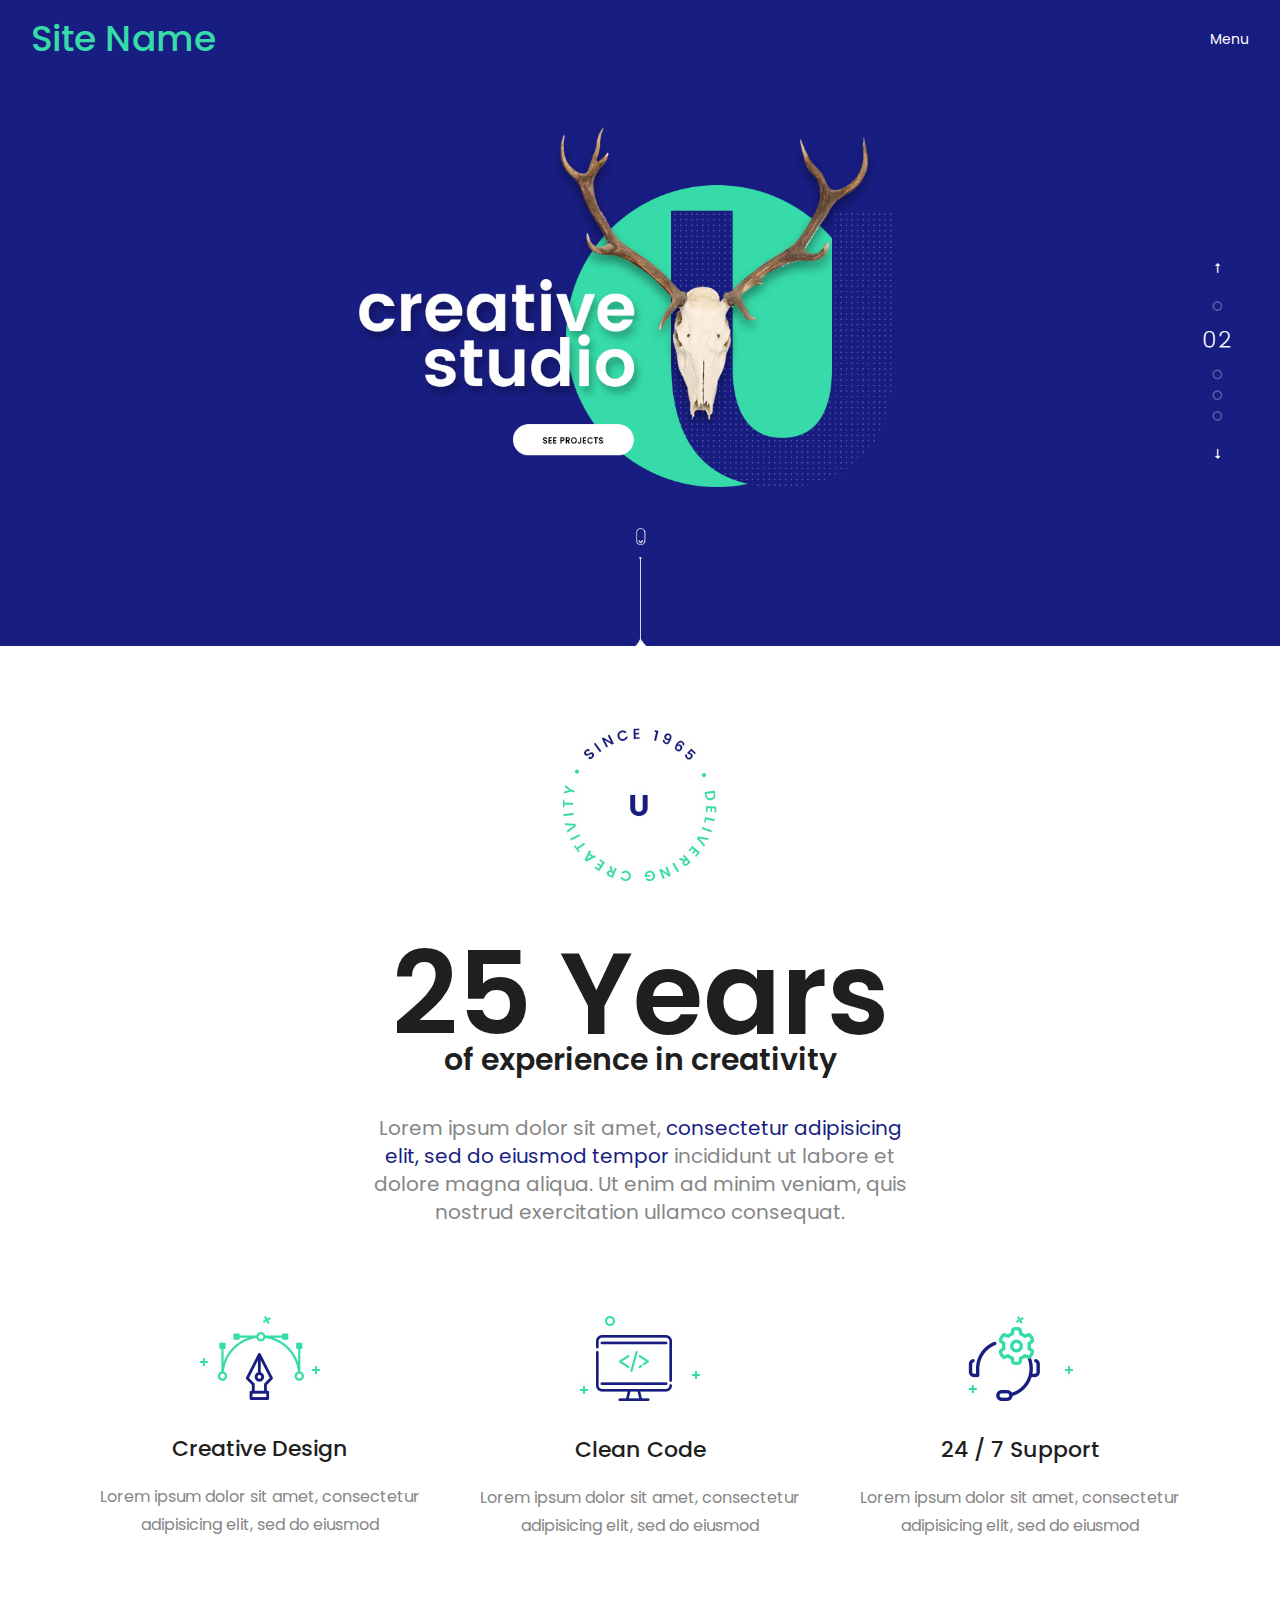
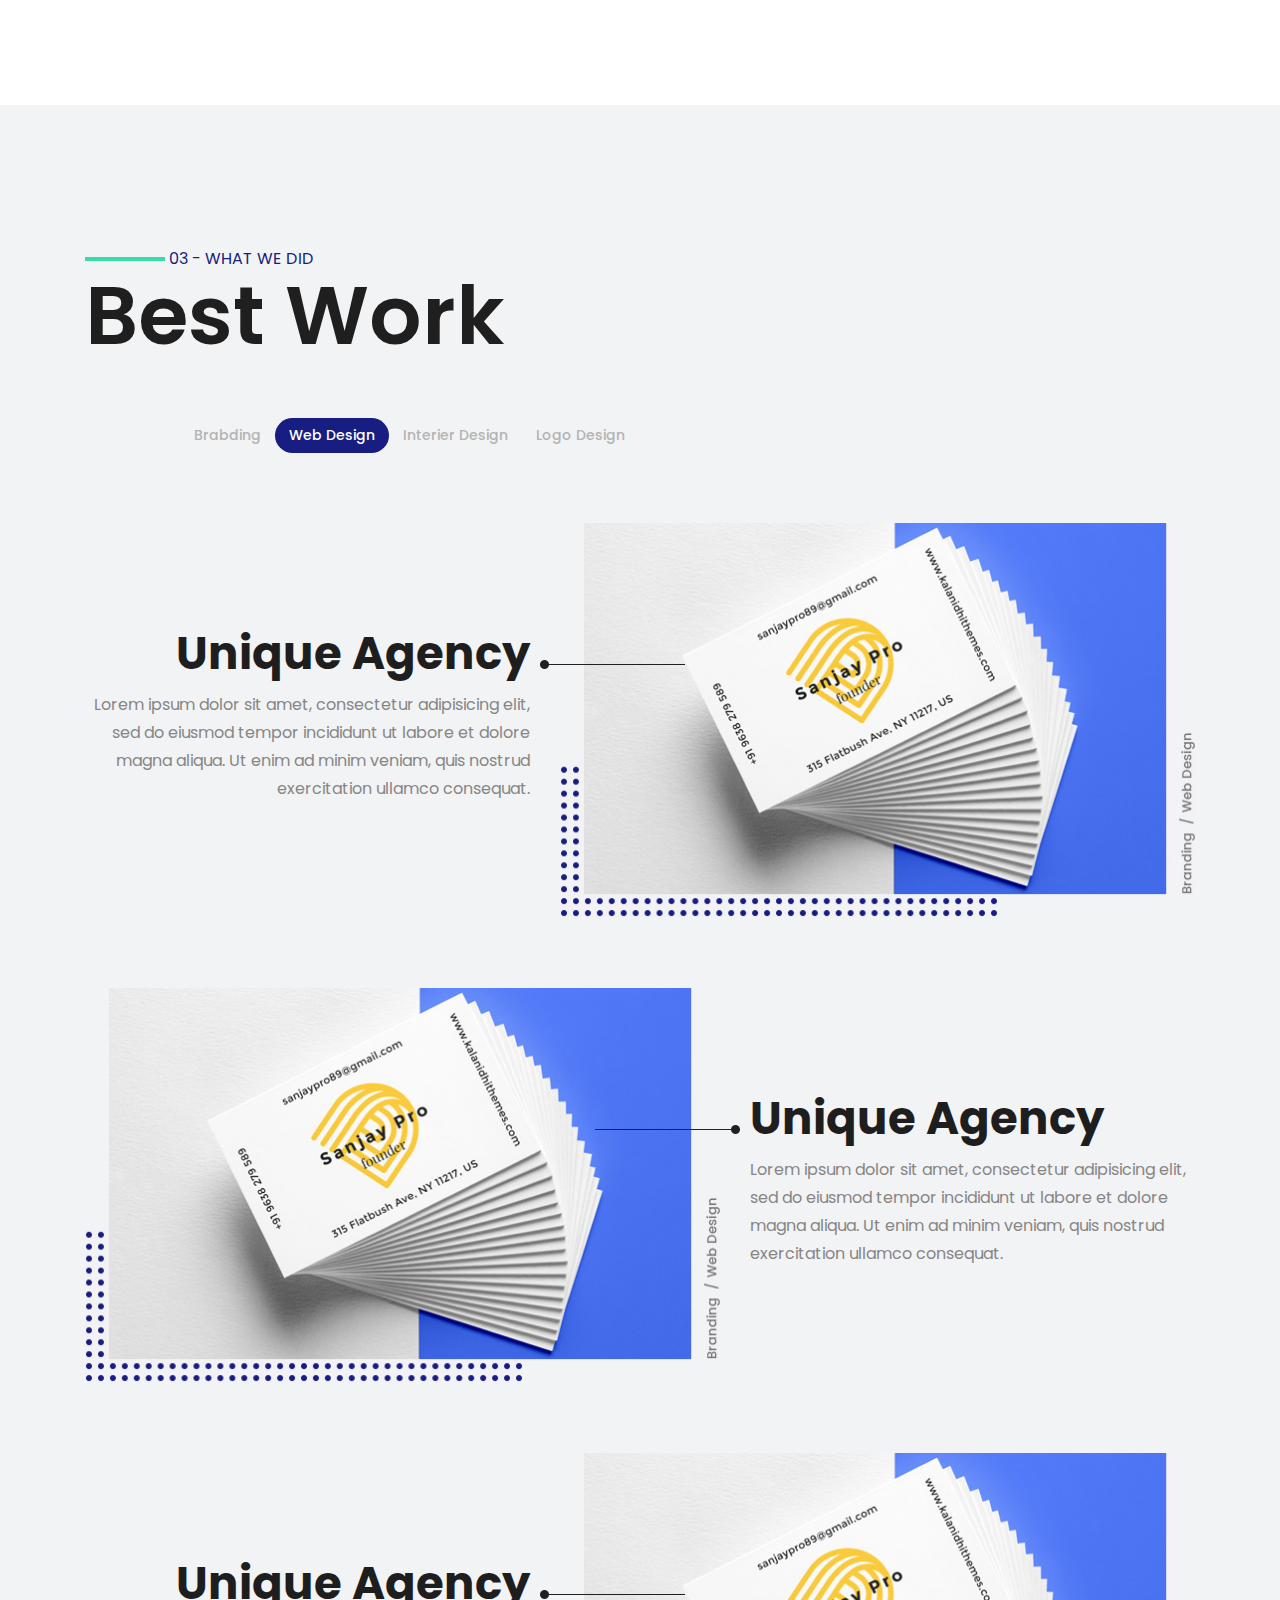
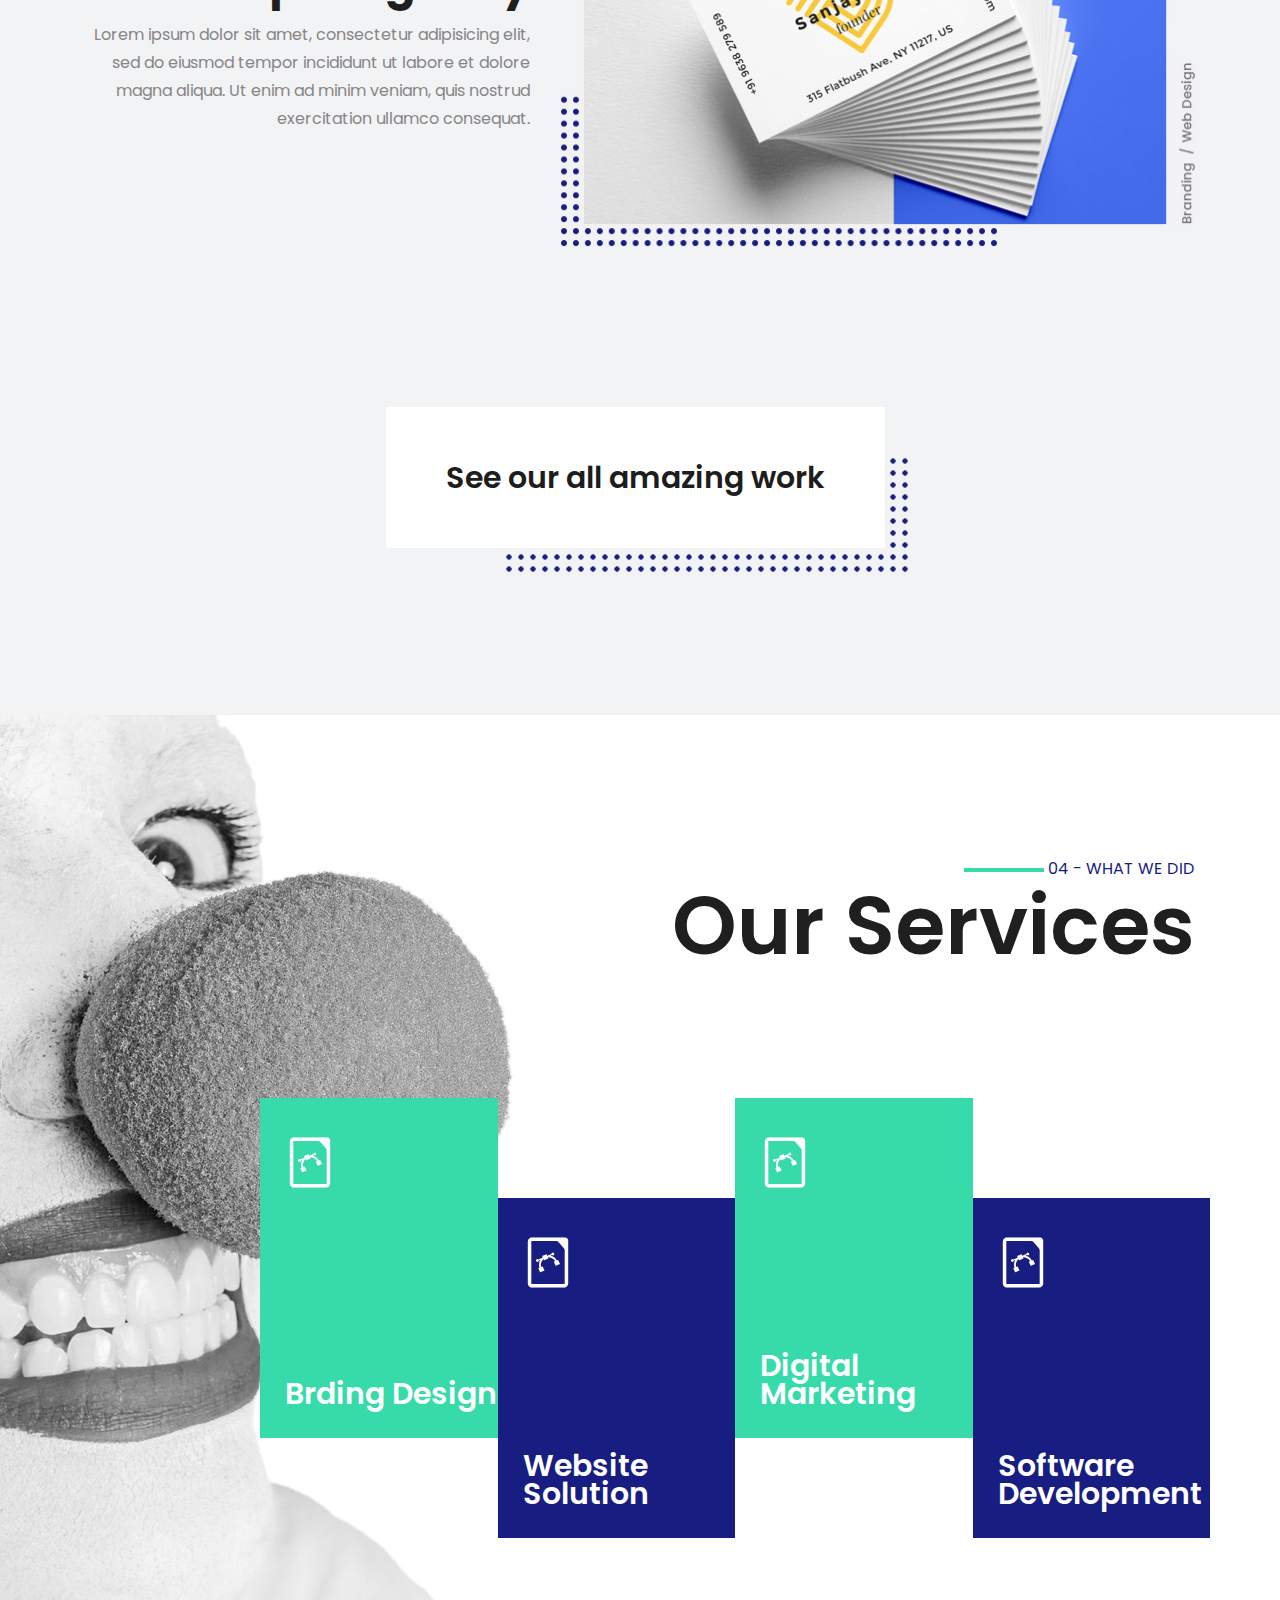
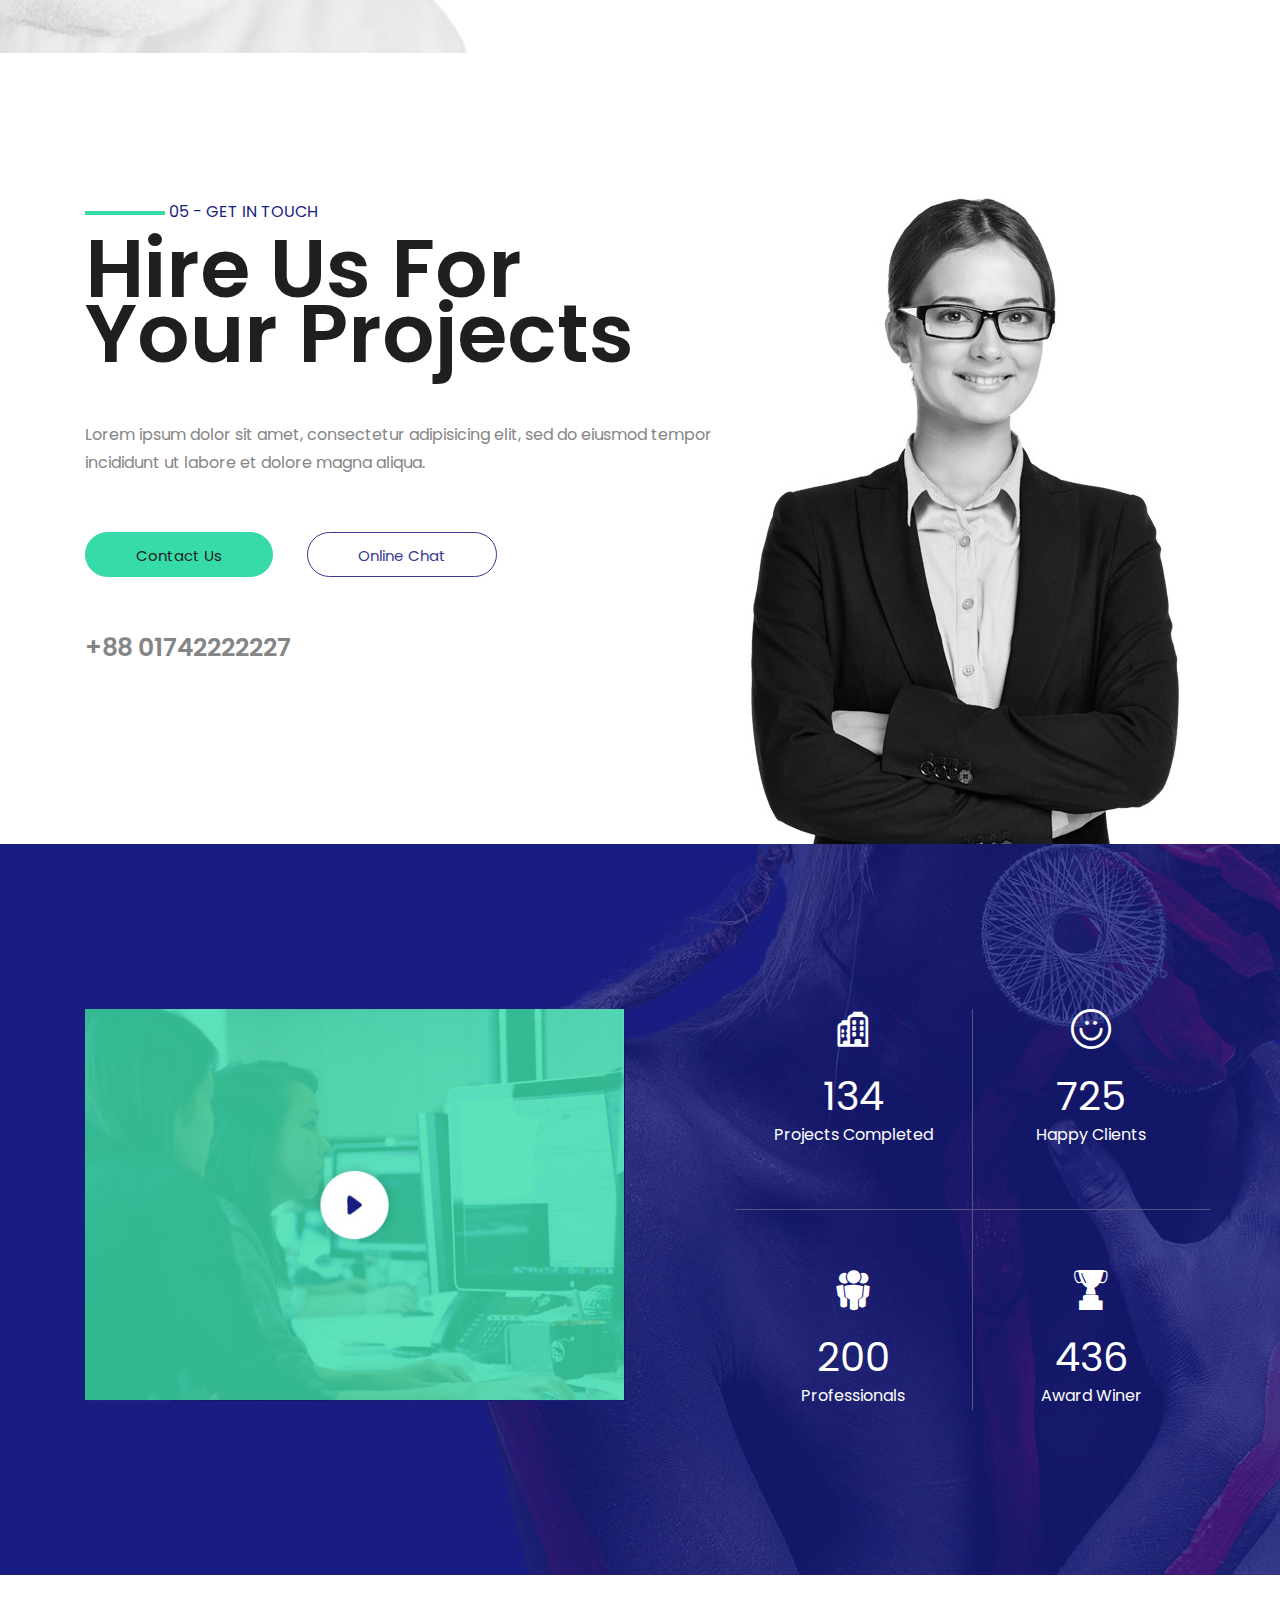
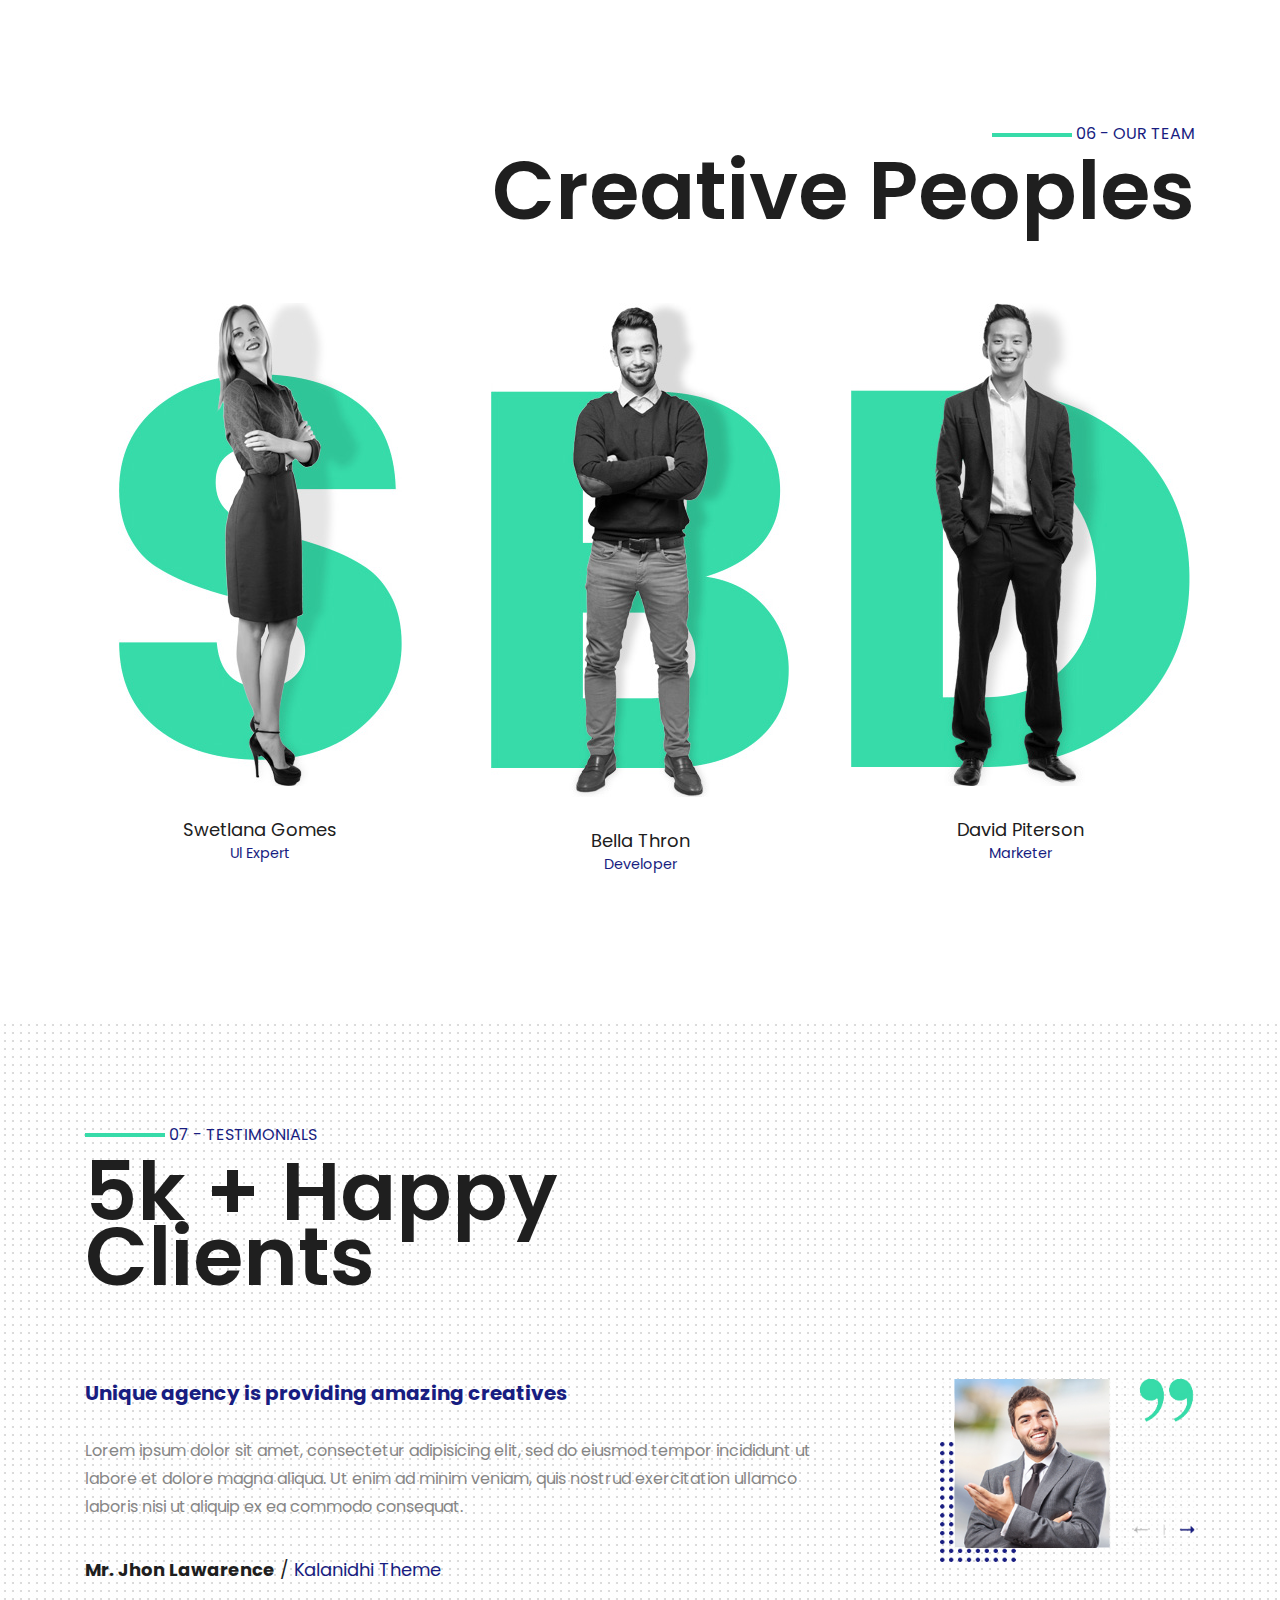
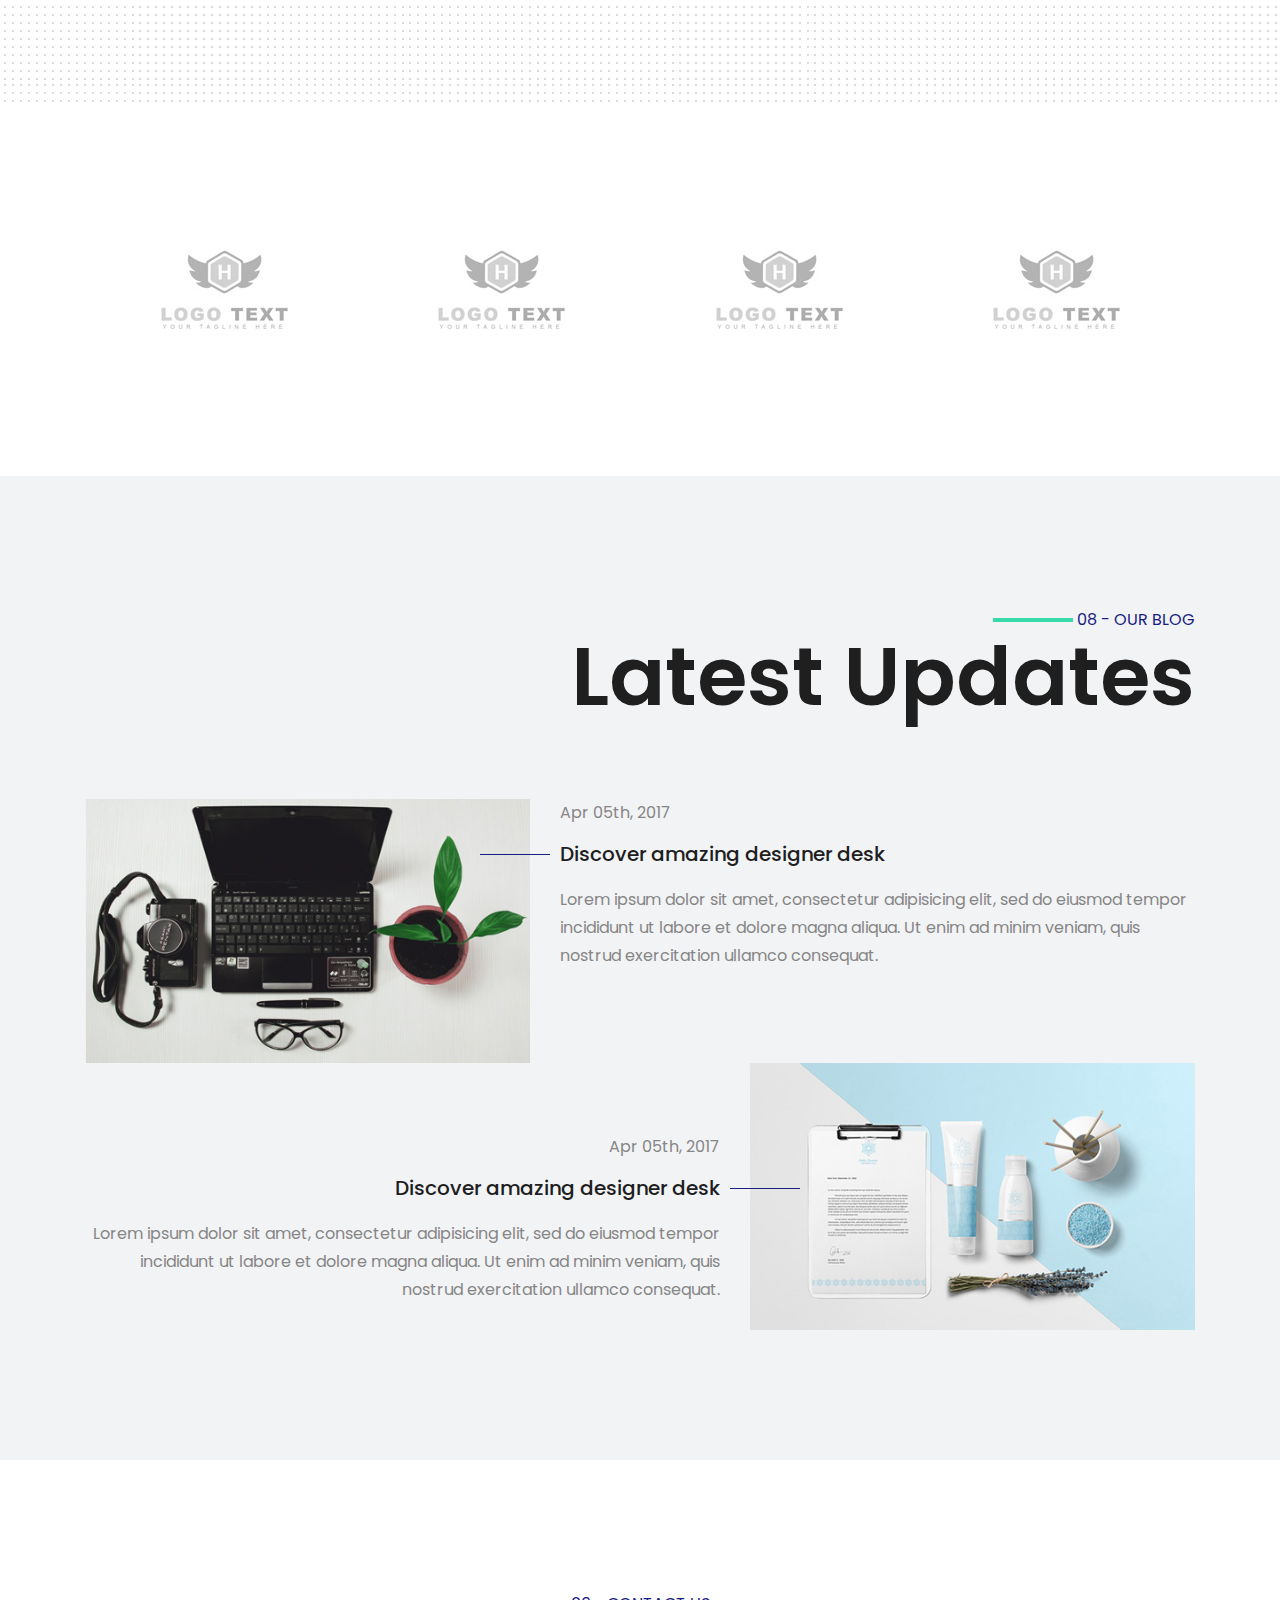
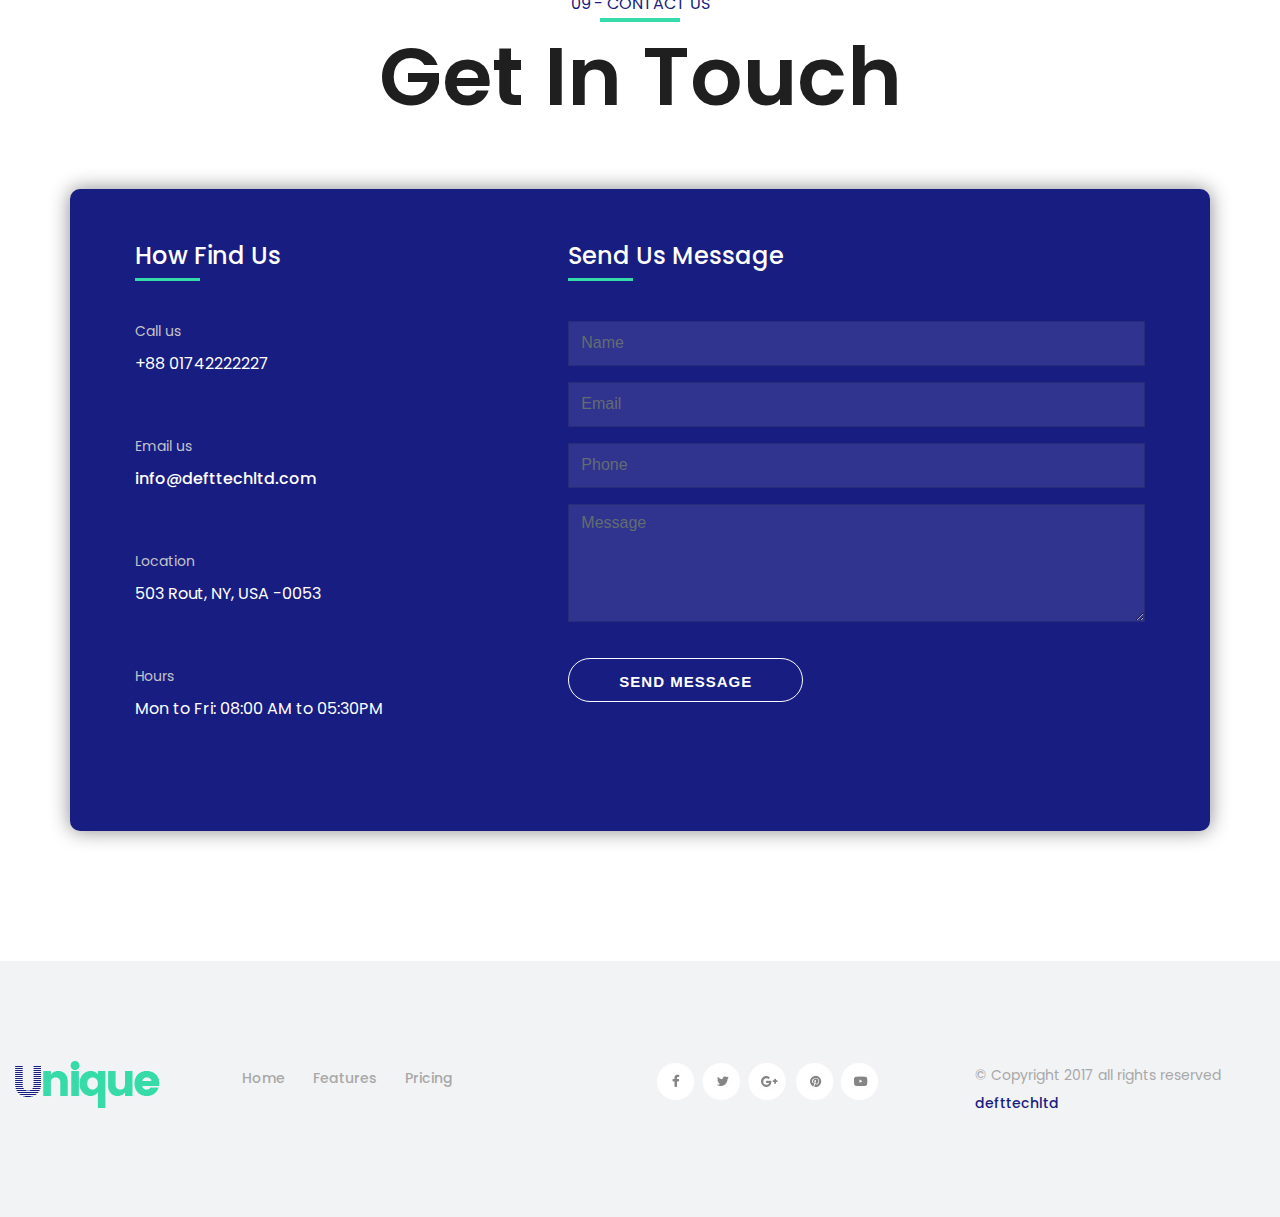
<file: index.html>
<!DOCTYPE html>
<html lang="en">
  <head>
    <!-- Required meta tags -->
    <meta charset="utf-8">
    <meta name="viewport" content="width=device-width, initial-scale=1, shrink-to-fit=no">
    <title>Defttech</title>
    <!-- google Fonts -->
    <link href="https://fonts.googleapis.com/css?family=Poppins:100,100i,200,200i,300,300i,400,400i,500,500i,600,600i,700,700i,800,800i,900,900i" rel="stylesheet">
    <!-- icofont CSS-->
    <link rel="stylesheet" href="css/icofont.css">
    <!-- Bootstrap CSS -->
    <link rel="stylesheet" href="css/bootstrap.min.css">
    <!-- Style CSS -->
    <link rel="stylesheet" href="css/style.css">
  </head>
  <body>
    <!-- Header -->
    <header class="main-header">
      <div class="container-fluid">

      <!-- Menu -->
        <nav class="navbar navbar-toggleable-md">
          <button class="navbar-toggler navbar-toggler-right" type="button" data-toggle="collapse" data-target="#navbarText" aria-controls="navbarText" aria-expanded="false" aria-label="Toggle navigation">
            <span class="navbar-toggler-icon"></span>
          </button>
          <a class="navbar-brand logo" href="#">Site Name</a>
          <div class="collapse navbar-collapse" id="navbarText">
            <ul class="navbar-nav mr-auto">

              <!--<li class="nav-item active">
                <a class="nav-link" href="#">Home <span class="sr-only">(current)</span></a>
              </li>
              <li class="nav-item">
                <a class="nav-link" href="#">Features</a>
              </li>
              <li class="nav-item">
                <a class="nav-link" href="#">Pricing</a>
              </li> -->
            </ul>
            <span class="navbar-text">
              Menu
            </span>
          </div>
        </nav>
      <!-- /Menu -->

      <!-- banner -->
      <div class="home-banner">
        <img class="img-fluid" src="images/banner.jpg" alt="banner">
      </div>
      <!-- /banner -->
      </div>
    </header>
    <!-- /Header -->

    <!-- About Us -->
    <section class="about-us">
      <div class="container">
        <div class="row">
          <div class="col-xs-12 col-md-6 offset-md-3 text-center">
            <img class="img-fluid" src="images/img-circle.jpg" alt="img-circle">
            <!-- Section Heading -->
              <h2 class="section-heading space-t-80">25 years</h2>
              <p class="sub-heading space-t-20 space-b-40">of experience in creativity</p>
              <p class="small-sub-heading"> Lorem ipsum dolor sit amet, <span class="theme-color">consectetur adipisicing elit, sed do eiusmod
              tempor</span> incididunt ut labore et dolore magna aliqua. Ut enim ad minim veniam,
              quis nostrud exercitation ullamco 
              consequat.</p>
            <!-- /Section Heading -->
          </div>
        </div>

      <!-- Section Details-->
        <div class="row space-t-90 text-center">

          <!-- Icon Box -->
          <div class="col-xs-12 col-sm-4 col-md-4 icons-box">
            <i><img src="images/icons/1.jpg" alt=""></i>
            <h4>Creative Design</h4>
            <p>Lorem ipsum dolor sit amet, consectetur adipisicing elit, sed do eiusmod</p>
          </div>
          <!-- /Icon Box -->

          <!-- Icon Box -->
          <div class="col-xs-12 col-sm-4 col-md-4 icons-box">
            <i><img src="images/icons/2.jpg" alt=""></i>
            <h4>Clean Code</h4>
            <p>Lorem ipsum dolor sit amet, consectetur adipisicing elit, sed do eiusmod</p>
          </div>
          <!-- /Icon Box -->

          <!-- Icon Box -->
          <div class="col-xs-12 col-sm-4 col-md-4 icons-box">
            <i><img src="images/icons/3.jpg" alt=""></i>
            <h4>24 / 7 Support</h4>
            <p>Lorem ipsum dolor sit amet, consectetur adipisicing elit, sed do eiusmod</p>
          </div>
          <!-- /Icon Box -->


        </div>
      <!-- /Section Details-->

      </div>
    </section>
     <!-- /About Us -->

    <!-- Best Work -->
    <section class="best-work">
      <div class="container">
        <div class="row">
          <div class="col-xs-12 col-md-12">
            <!-- Section Heading -->
              <p class="caption-left theme-color text-uppercase"> 03 - what we did</p>
              <h2 class="section-heading section-heading-left">Best Work</h2>
            <!-- /Section Heading -->
          </div>
        </div>

        <!-- filter Nav -->
          <div class="row space-t-70">
            <div class="col-xs-12 col-md-10 offset-md-1">
              <ul class="nav filter-nav">
                <li class="nav-item"><a href="#" class="nav-link">Brabding </a></li>
                <li class="nav-item"><a href="#" class="nav-link active">Web Design </a></li>
                <li class="nav-item"><a href="#" class="nav-link">Interier Design </a></li>
                <li class="nav-item"><a href="#" class="nav-link">Logo Design </a></li>
              </ul>
            </div>
          </div>
        <!-- /filter Nav -->

        <!-- Work Details -->
          <div class="row work-details">
             <!-- Content -->
              <div class="col-xs-12 col-sm-5 col-md-5">
                  <div class="content-flex">
                    <div class="content-inner text-right">
                    <h3 class="title-sm">Unique Agency</h3>
                    <p class="space-t-20">Lorem ipsum dolor sit amet, consectetur adipisicing elit, sed do eiusmod
              tempor incididunt ut labore et dolore magna aliqua. Ut enim ad minim veniam,
              quis nostrud exercitation ullamco 
              consequat.</p>
                   </div>
                  </div>
              </div>
              <!-- /Content -->

              <!-- Portfolio Img-->
              <div class="col-xs-12 col-sm-7 col-md-7">
                  <img class="img-fluid" src="images/portfolio/1.jpg" alt="images">
              </div>
              <!-- /Portfolio Img-->
          </div>
        <!-- /Work Details -->

        <!-- Work Details -->
          <div class="row work-details">
             
              <!-- Portfolio Img-->
              <div class="col-xs-12 col-sm-7 col-md-7">
                  <img class="img-fluid" src="images/portfolio/1.jpg" alt="images">
              </div>
              <!-- /Portfolio Img-->

             <!-- Content -->
              <div class="col-xs-12 col-sm-5 col-md-5">
                  <div class="content-flex">
                    <div class="content-inner">
                    <h3 class="title-sm2">Unique Agency</h3>
                    <p class="space-t-20">Lorem ipsum dolor sit amet, consectetur adipisicing elit, sed do eiusmod
              tempor incididunt ut labore et dolore magna aliqua. Ut enim ad minim veniam,
              quis nostrud exercitation ullamco 
              consequat.</p>
                   </div>
                  </div>
              </div>
              <!-- /Content -->

          </div>
        <!-- /Work Details -->

         <!-- Work Details -->
          <div class="row work-details">
             <!-- Content -->
              <div class="col-xs-12 col-sm-5 col-md-5">
                  <div class="content-flex">
                    <div class="content-inner text-right">
                    <h3 class="title-sm">Unique Agency</h3>
                    <p class="space-t-20">Lorem ipsum dolor sit amet, consectetur adipisicing elit, sed do eiusmod
              tempor incididunt ut labore et dolore magna aliqua. Ut enim ad minim veniam,
              quis nostrud exercitation ullamco 
              consequat.</p>
                   </div>
                  </div>
              </div>
              <!-- /Content -->

              <!-- Portfolio Img-->
              <div class="col-xs-12 col-sm-7 col-md-7">
                  <img class="img-fluid" src="images/portfolio/1.jpg" alt="images">
              </div>
              <!-- /Portfolio Img-->
          </div>
        <!-- /Work Details -->

        <!-- Button -->
          <div class="row space-t-150">
            <div class="col-xs-12 col-md-12 text-center">
              <a href="#" class="btn btn-defult"><span>See our all amazing work</span></a>
            </div>
          </div>
        <!-- /Button -->
        
      </div>
    </section>
    <!-- /Best Work -->

    <!-- Our Services -->
      <section class="our-services">
        <div class="container">
          <div class="row">
          <div class="col-xs-12 col-md-12 text-right">
            <!-- Section Heading -->
              <p class="caption-left theme-color text-uppercase"> 04 - what we did</p>
              <h2 class="section-heading section-heading-left">Our Services</h2>
            <!-- /Section Heading -->
          </div>
        </div>

        <!-- Section Details -->
          <div class="row space-t-140">
            <div class="col-xs-12 col-sm-12 col-md-10 offset-md-2">
          <div class="row">
            <!-- Icon Box -->
            <div class="col-xs-12 col-sm-3 col-md-3 services-icon-box bg-green">
              <i class="icofont icofont-file-eps"></i>
              <p>Brding Design</p>
            </div>
            <!-- Icon Box -->

            <!-- Icon Box -->
            <div class="col-xs-12 col-sm-3 col-md-3 services-icon-box bg-blue">
              <i class="icofont icofont-file-eps"></i>
              <p>Website Solution</p>
            </div>
            <!-- Icon Box -->

            <!-- Icon Box -->
            <div class="col-xs-12 col-sm-3 col-md-3 services-icon-box bg-green">
              <i class="icofont icofont-file-eps"></i>
              <p>Digital Marketing</p>
            </div>
            <!-- Icon Box -->

            <!-- Icon Box -->
            <div class="col-xs-12 col-sm-3 col-md-3 services-icon-box bg-blue">
              <i class="icofont icofont-file-eps"></i>
              <p>Software Development</p>
            </div>
            <!-- Icon Box -->

          </div>
          </div>
          </div>

        <!-- /Section Details -->
        </div>
      </section>
    <!-- /Our Services -->

    <!-- Hire -->
      <section class="hire-project">
        <div class="container">
          <div class="row">
          <div class="col-xs-12 col-sm-7 col-md-7">
            <!-- Section Heading -->
              <p class="caption-left theme-color text-uppercase"> 05 - Get in Touch</p>
              <h2 class="section-heading section-heading-left">Hire us for your projects</h2>
              <p class="space-t-b-55">Lorem ipsum dolor sit amet, consectetur adipisicing elit, sed do eiusmod
              tempor incididunt ut labore et dolore magna aliqua.</p>
            <!-- /Section Heading -->

            <!-- Button -->
            <a href="#" class="btn btn-secondary">Contact Us</a>
            <a href="#" class="btn btn-secondary btn-border btn-oc">Online Chat</a>
            <!-- /Button -->

            <!-- Phone Number -->
            <div class="phone-number">+88 01742222227</div>
            <!-- /Phone Number -->
          </div>
          <!-- Image -->
          <div class="col-xs-12 col-sm-5 col-md-5">
            <img class="img-fluid" src="images/girl.jpg" alt="image">
          </div>
          <!-- /Image -->
        </div>
        </div>
      </section>
    <!-- /Hire -->

    <!-- Countdown -->
      <div class="countdown">
        <div class="container">
          <div class="row">
            <!-- Video -->
            <div class="col-xs-12 col-sm-6 col-md-6">
              <img class="img-fluid" src="images/video.jpg" alt="">
            </div>
            <!-- /Video -->

             
            <div class="col-xs-12 col-sm-6 col-md-5 offset-md-1">
                <div class="row">
                  <div class="col-xs-12 col-sm-6 col-md-6 border-right border-bottom text-center">
                  <!-- Countdown Items -->
                    <div class="countdown-item space-b-60">
                      <i class="icofont icofont-building-alt"></i>
                      <h3>134</h3>
                      <p>Projects Completed</p>
                    </div>
                  <!-- /Countdown Items -->
                  </div>
                  <div class="col-xs-12 col-sm-6 col-md-6 border-bottom text-center">
                  <!-- Countdown Items -->
                    <div class="countdown-item space-b-60">
                      <i class="icofont icofont-emo-simple-smile"></i>
                      <h3>725</h3>
                      <p>Happy Clients</p>
                    </div>
                  <!-- /Countdown Items -->
                  </div>
                  <div class="col-xs-12 col-sm-6 col-md-6 border-right text-center">
                  <!-- Countdown Items -->
                    <div class="countdown-item space-t-60">
                      <i class="icofont icofont-users-alt-1"></i>
                      <h3>200</h3>
                      <p>Professionals</p>
                    </div>
                  <!-- /Countdown Items -->
                  </div>
                  <div class="col-xs-12 col-sm-6 col-md-6 text-center">
                  <!-- Countdown Items -->
                    <div class="countdown-item space-t-60">
                      <i class="icofont icofont-award"></i>
                      <h3>436</h3>
                      <p>Award Winer</p>
                    </div>
                  <!-- /Countdown Items -->
                  </div>
                </div>
            </div>
          </div>
        </div>
      </div>
    <!-- /Countdown -->

    <!-- Our Team -->
      <section class="our-team">
        <div class="container">
          <div class="row">
          <div class="col-xs-12 col-md-12 text-right">
            <!-- Section Heading -->
              <p class="caption-left theme-color text-uppercase"> 06 - Our Team</p>
              <h2 class="section-heading section-heading-left">Creative Peoples</h2>
            <!-- /Section Heading -->
          </div>
        </div>

          <div class="row space-t-80">
            <!-- Team Details-->
            <div class="col-xs-12 col-sm-4 col-md-4 text-center">
              <figure><img class="img-fluid" src="images/team/1.jpg"></figure>
              <div class="name">
                Swetlana Gomes
                <small class="theme-color">Ul Expert</small>
              </div>
            </div>
          <!-- /Team Details -->

          <!-- Team Details-->
            <div class="col-xs-12 col-sm-4 col-md-4 text-center">
              <figure><img class="img-fluid" src="images/team/2.jpg"></figure>
              <div class="name">
               Bella Thron
                <small class="theme-color">Developer</small>
              </div>
            </div>
          <!-- /Team Details -->

          <!-- Team Details-->
            <div class="col-xs-12 col-sm-4 col-md-4 text-center">
              <figure><img class="img-fluid" src="images/team/3.jpg"></figure>
              <div class="name">
                David Piterson
                <small class="theme-color">Marketer</small>
              </div>
            </div>
          <!-- /Team Details -->
          </div>

        </div>
      </section>
    <!-- /Our Team -->

    <!-- Testimonials -->
    <section class="testimonials">
      <div class="container">
          <div class="row">
          <div class="col-xs-12 col-sm-7 col-md-7">
            <!-- Section Heading -->
              <p class="caption-left theme-color text-uppercase"> 07 - Testimonials</p>
              <h2 class="section-heading section-heading-left">5k + Happy Clients</h2>
            <!-- /Section Heading -->
          </div>
        </div>

      <!-- Testimonials Items-->
        <div class="row space-t-90">
          <div class="col-xs-12 col-sm-8 col-md-8 testimonial-item">
            <h4 class="theme-color">Unique agency is providing amazing creatives</h4>
            <p>Lorem ipsum dolor sit amet, consectetur adipisicing elit, sed do eiusmod
            tempor incididunt ut labore et dolore magna aliqua. Ut enim ad minim veniam,
            quis nostrud exercitation ullamco laboris nisi ut aliquip ex ea commodo
            consequat.</p>
            <div class="clients-name">
             <strong>Mr. Jhon Lawarence</strong> / <span class="theme-color">Kalanidhi Theme</span>
            </div>
          </div>
          <div class="col-xs-12 col-sm-4 col-md-3 offset-md-1">
            <img class="img-fluid" src="images/testimonials.png" alt="images">
          </div>
        </div>
      <!-- /Testimonials Items-->
        </div>
    </section>
    <!-- /Testimonials -->

    <!-- Clients -->
    <section class="clients">
      <div class="container">
        <div class="row">
          <div class="col-md-12">
            <ul class="nav nav-fill w-100 align-items-start">
              <li class="nav-item">
                <a class="nav-link" href="#" target="_blank"><img class="img-fluid" src="images/clients/1.jpg" alt=""></a>
              </li>
              <li class="nav-item">
                <a class="nav-link" href="#" target="_blank"><img class="img-fluid" src="images/clients/1.jpg" alt=""></a>
              </li>
              <li class="nav-item">
                <a class="nav-link" href="#" target="_blank"><img class="img-fluid" src="images/clients/1.jpg" alt=""></a>
              </li>
              <li class="nav-item">
                <a class="nav-link" href="#" target="_blank"><img class="img-fluid" src="images/clients/1.jpg" alt=""></a>
              </li>
            </ul>
          </div>
        </div>
      </div>
    </section>
    <!-- /Clients -->


    <!-- Our Blog -->
      <section class="our-blog">
         <div class="container">
          <div class="row">
          <div class="col-xs-12 col-md-12 text-right">
            <!-- Section Heading -->
              <p class="caption-left theme-color text-uppercase"> 08 - Our Blog</p>
              <h2 class="section-heading section-heading-left">Latest Updates</h2>
            <!-- /Section Heading -->
          </div>
         </div>

          <!-- Blog Details -->
          <div class="row space-t-90">         
            <!-- Blog Img-->
              <div class="col-xs-12 col-sm-5 col-md-5">
                  <img class="img-fluid" src="images/blog/1.jpg" alt="images">
              </div>
             <!-- /Blog Img-->

             <!-- Content -->
              <div class="col-xs-12 col-sm-7 col-md-7">
                  <div class="blog-content">
                    <p class="post-meta">Apr 05th, 2017</p>
                    <h3 class="post-title">Discover amazing designer desk</h3>
                    <p class="post-content">Lorem ipsum dolor sit amet, consectetur adipisicing elit, sed do eiusmod
              tempor incididunt ut labore et dolore magna aliqua. Ut enim ad minim veniam,
              quis nostrud exercitation ullamco 
              consequat.</p>
                  </div>

              </div>
              <!-- /Content -->  

               <!-- Content -->
              <div class="col-xs-12 col-sm-7 col-md-7">
                  <div class="blog-content blog-content2 text-right">
                    <p class="post-meta">Apr 05th, 2017</p>
                    <h3 class="post-title2">Discover amazing designer desk</h3>
                    <p class="post-content">Lorem ipsum dolor sit amet, consectetur adipisicing elit, sed do eiusmod
              tempor incididunt ut labore et dolore magna aliqua. Ut enim ad minim veniam,
              quis nostrud exercitation ullamco 
              consequat.</p>
                  </div>                  
              </div>
              <!-- /Content -->

              <!-- Blog Img-->
              <div class="col-xs-12 col-sm-5 col-md-5">
                  <img class="img-fluid" src="images/blog/2.jpg" alt="images">
              </div>
             <!-- /Blog Img-->

                        
          </div>         
        <!-- /Blog Details -->
        </div>
      </section>
    <!-- /Our Blog -->

    <!-- Contact Us -->
    <section class="contact-us">
      <div class="container">
        <div class="row">
          <div class="col-xs-12 col-md-12 text-center">
            <!-- Section Heading -->
              <p class="caption-center theme-color text-uppercase"> 09 - Contact Us</p>
              <h2 class="section-heading section-heading-left">Get in touch</h2>
            <!-- /Section Heading -->
          </div>
        </div>
        <div class="row contact-details space-t-80">
            <div class="col-xs-12 col-sm-4 col-md-4">
              <!-- Address -->
                <h3 class="con-title">How Find Us</h3>
                <ul class="con-info">
                  <li><span>Call us</span> +88 01742222227</li>
                  <li><span>Email us</span><a href="mailto:info@defttechltd.com">info@defttechltd.com</a></li>
                  <li><span>Location</span> 503 Rout, NY, USA -0053</li>
                  <li><span>Hours</span> Mon to Fri: 08:00 AM to 05:30PM</li>
                </ul>
              <!-- /Address -->
            </div>
            <div class="col-xs-12 col-sm-8 col-md-7 offset-md-1">
               <h3 class="con-title">Send Us Message</h3>
               <!-- Form -->
                <form class="contact-form">
                   <div class="form-group">
                    <input type="email" class="form-control" id="exampleInputEmail1" aria-describedby="emailHelp" placeholder="Name">
                  </div>
                  <div class="form-group">
                    <input type="email" class="form-control" id="exampleInputEmail1" aria-describedby="emailHelp" placeholder="Email">
                  </div>
                  <div class="form-group">
                    <input type="email" class="form-control" id="exampleInputEmail1" aria-describedby="emailHelp" placeholder="Phone">
                  </div>
                  <div class="form-group">
                    <textarea id="exampleTextarea" class="form-control" rows="5" placeholder="Message"></textarea>
                  </div>

                  <div class="form-group">
                    <button type="submit" class="btn btn-secondary btn-border btn-submit">Send Message</button>
                  </div>

                </form>
               <!-- /Form -->
            </div>
        </div>
      </div>
    </section>
    <!-- /Contact Us -->

    <!-- Footer -->
      <footer class="footer">
        <div class="container-fluid">
          <div class="row">
            <div class="col-xs-12 col-sm-2 col-md-2">
              <a href="#"><img class="img-fluid" src="images/footer-logo.jpg" alt=""></a>
            </div>
            <div class="col-xs-12 col-sm-4 col-md-4">
              <ul class="nav footer-nav">
                <li class="nav-item active">
                  <a class="nav-link" href="#">Home</a>
                </li>
                <li class="nav-item">
                  <a class="nav-link" href="#">Features</a>
                </li>
                <li class="nav-item">
                  <a class="nav-link" href="#">Pricing</a>
                </li>
            </ul>
            </div>
             <div class="col-xs-12 col-sm-3 col-md-3">
              <a href="#"><img class="img-fluid" src="images/social-icon.jpg" alt=""></a>
            </div>
            <div class="col-xs-12 col-sm-3 col-md-3">
              <p class="copyright">© Copyright 2017 all rights reserved  <a href="#">defttechltd</a></p>
            </div>
          </div>
        </div>
      </footer>
    <!-- /Footer -->

    <!-- jQuery first, then Tether, then Bootstrap JS. -->
    <script src="https://code.jquery.com/jquery-3.1.1.slim.min.js"></script>
    <script src="js/bootstrap.min.js"></script>
  </body>
</html>
</file>
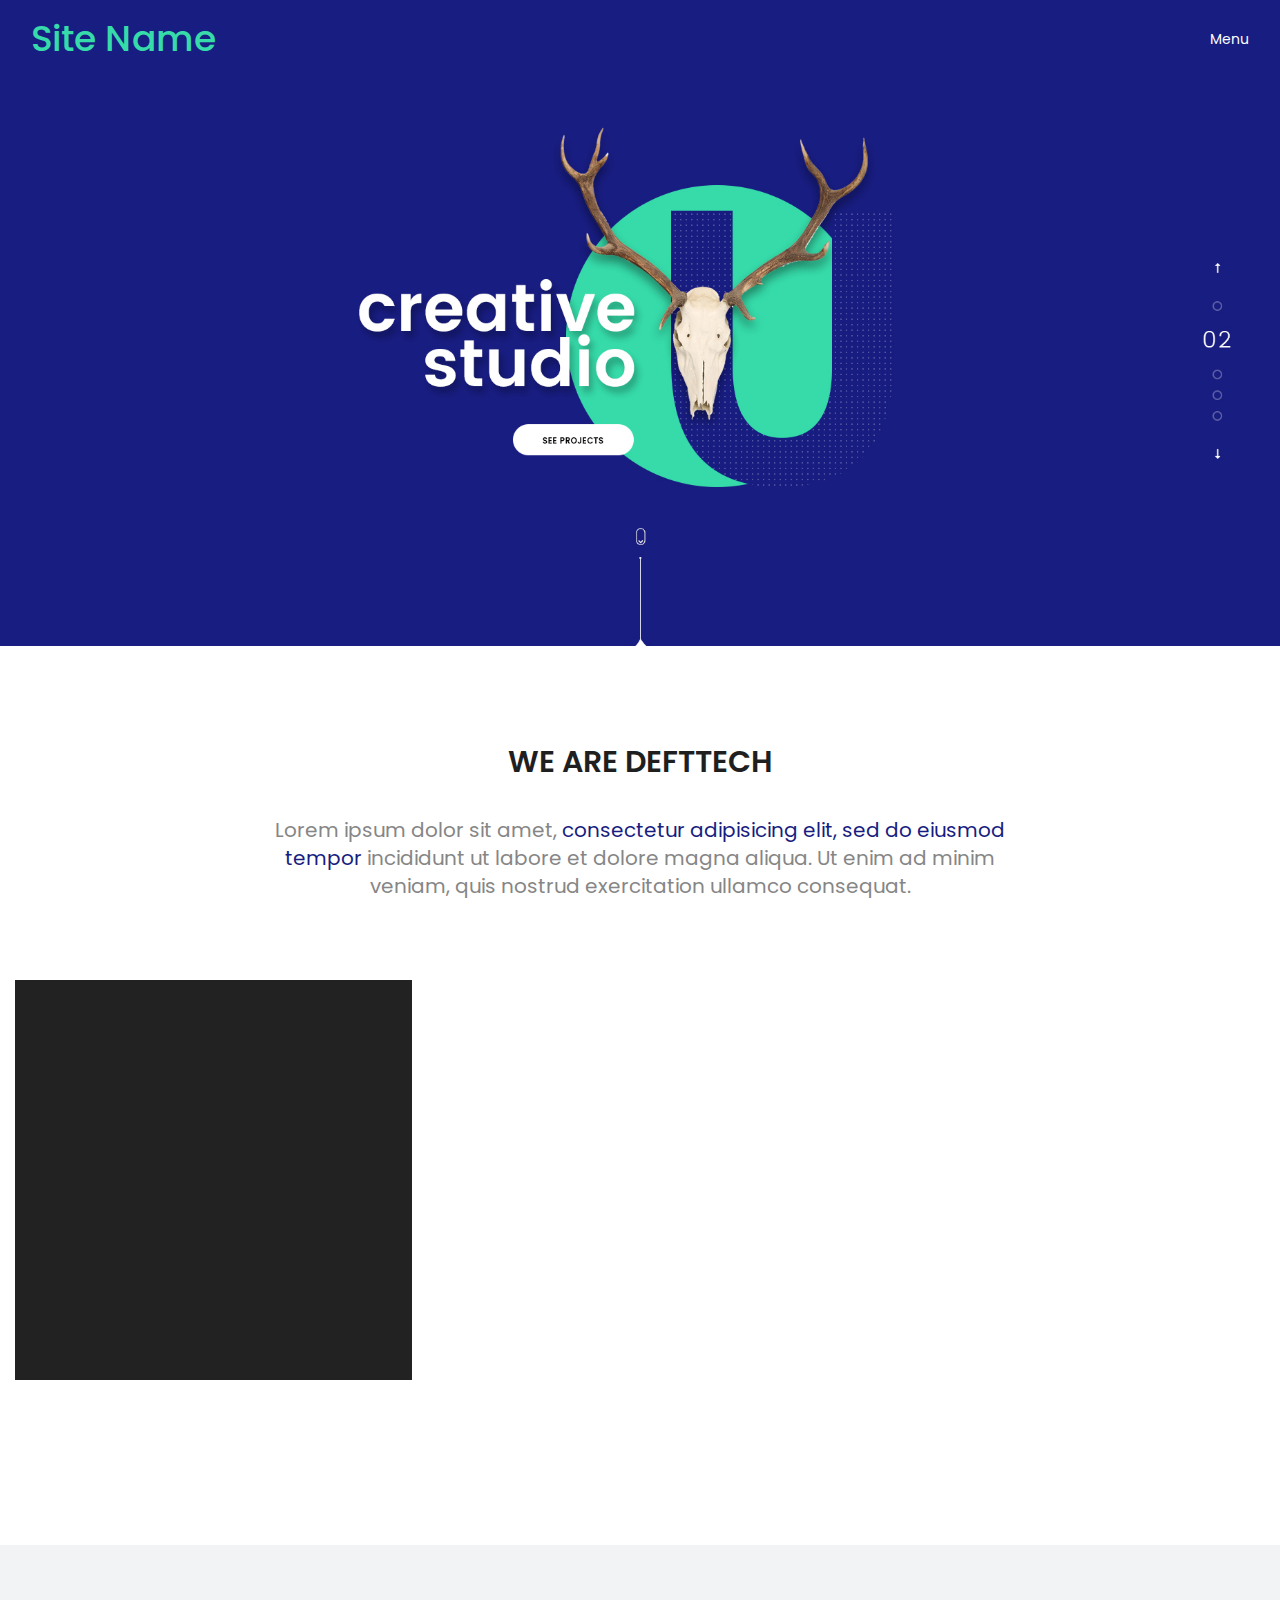
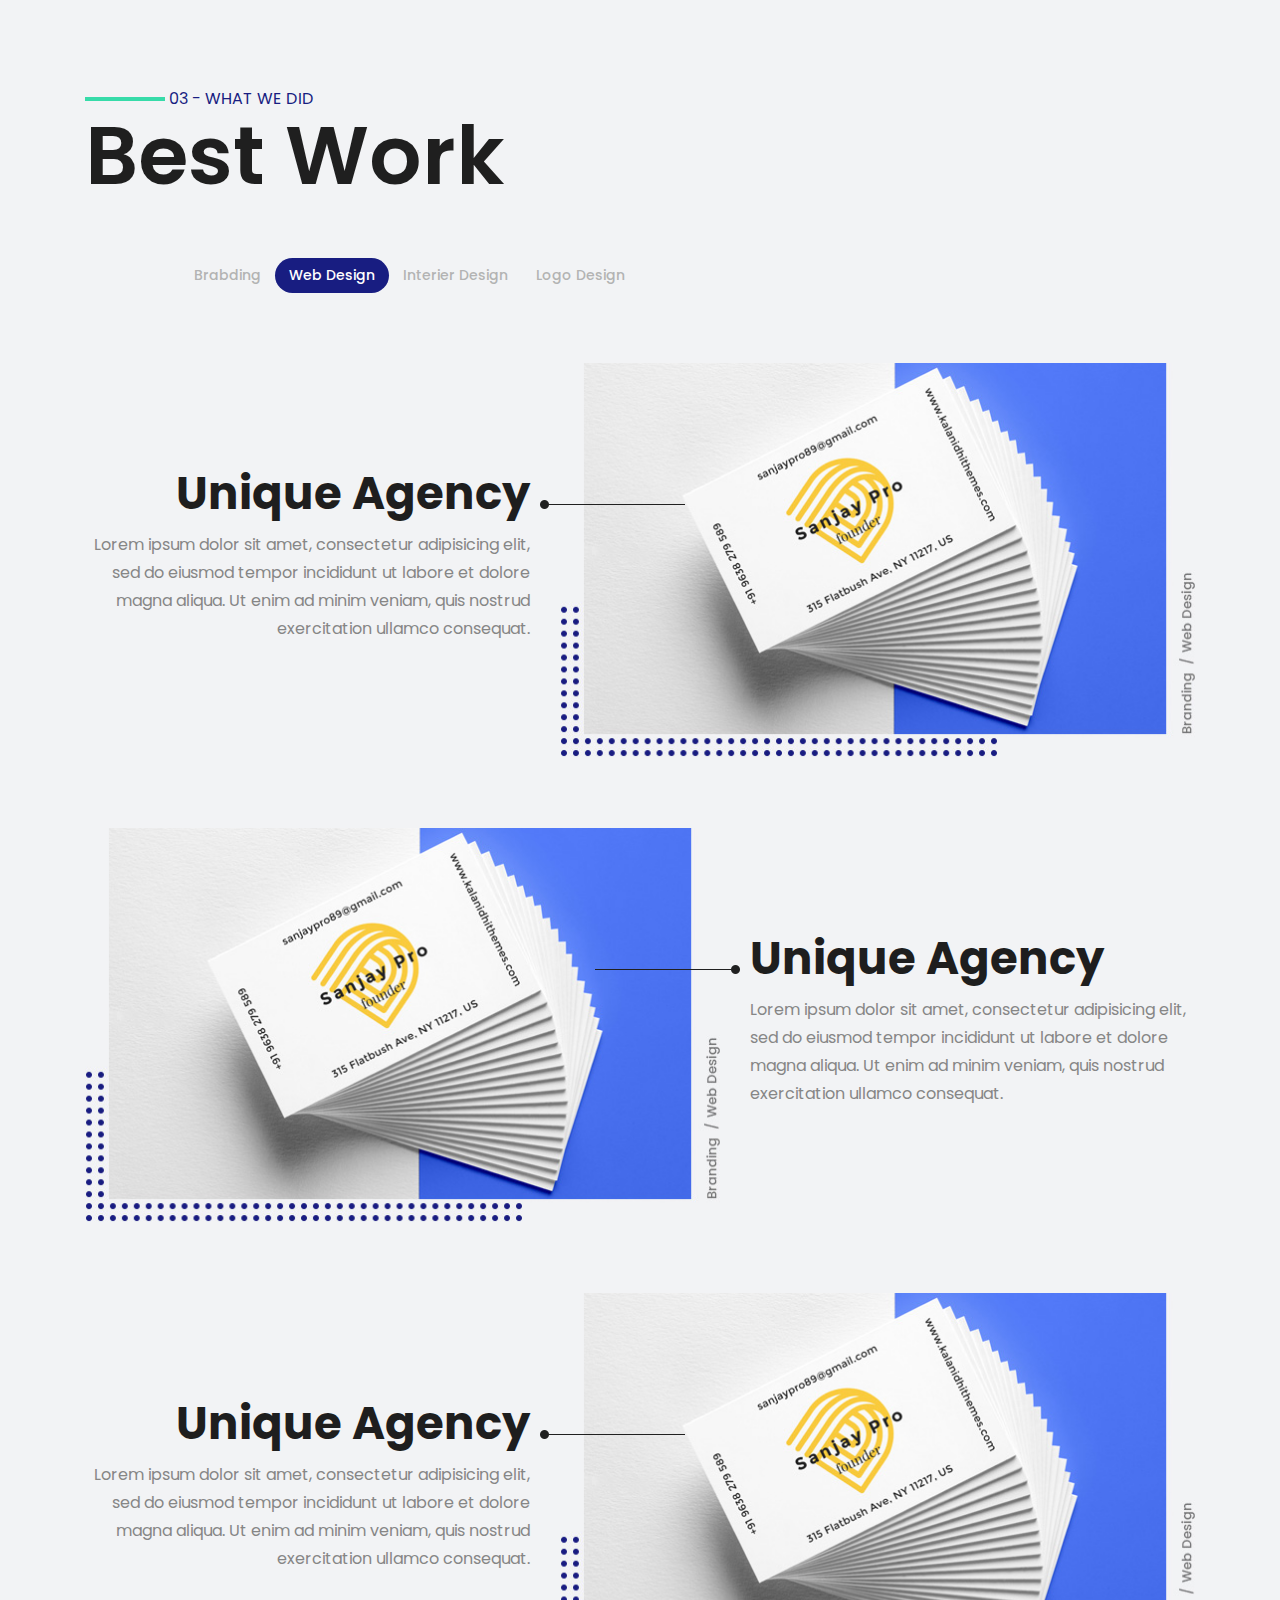
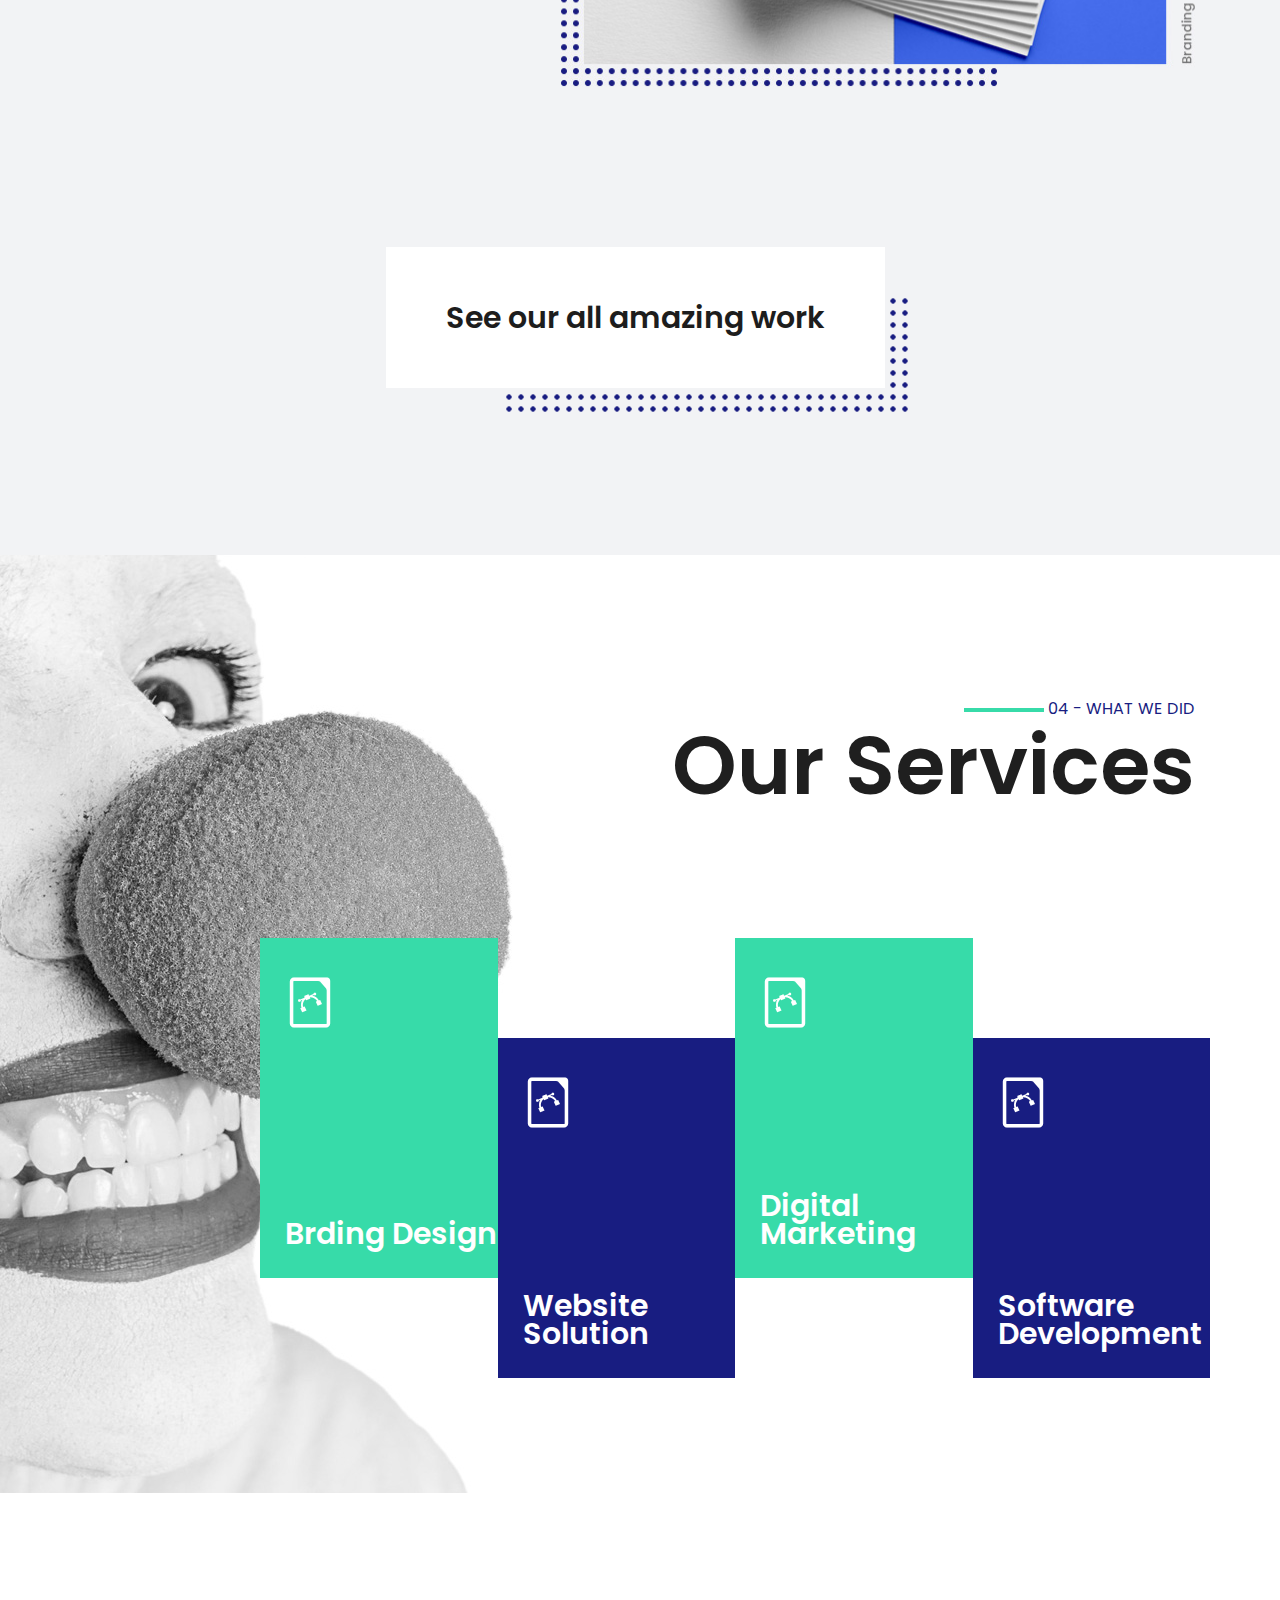
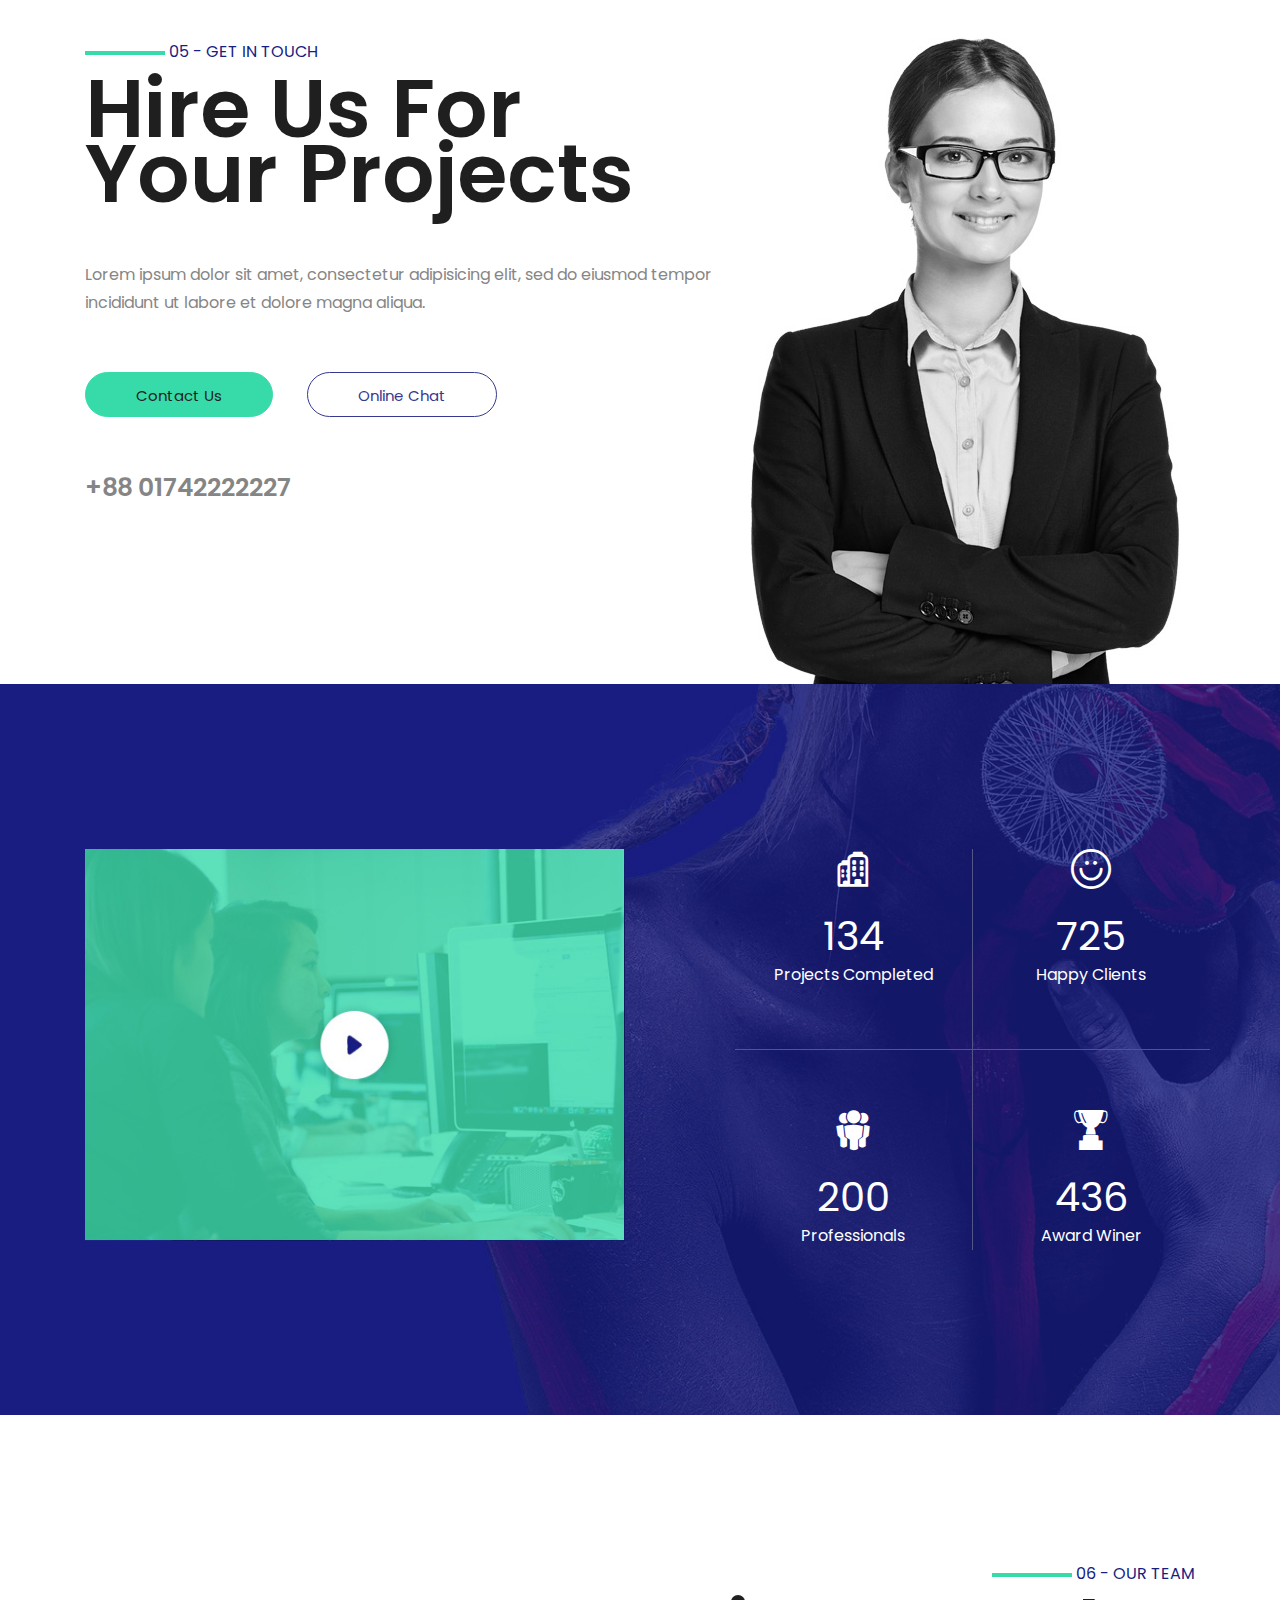
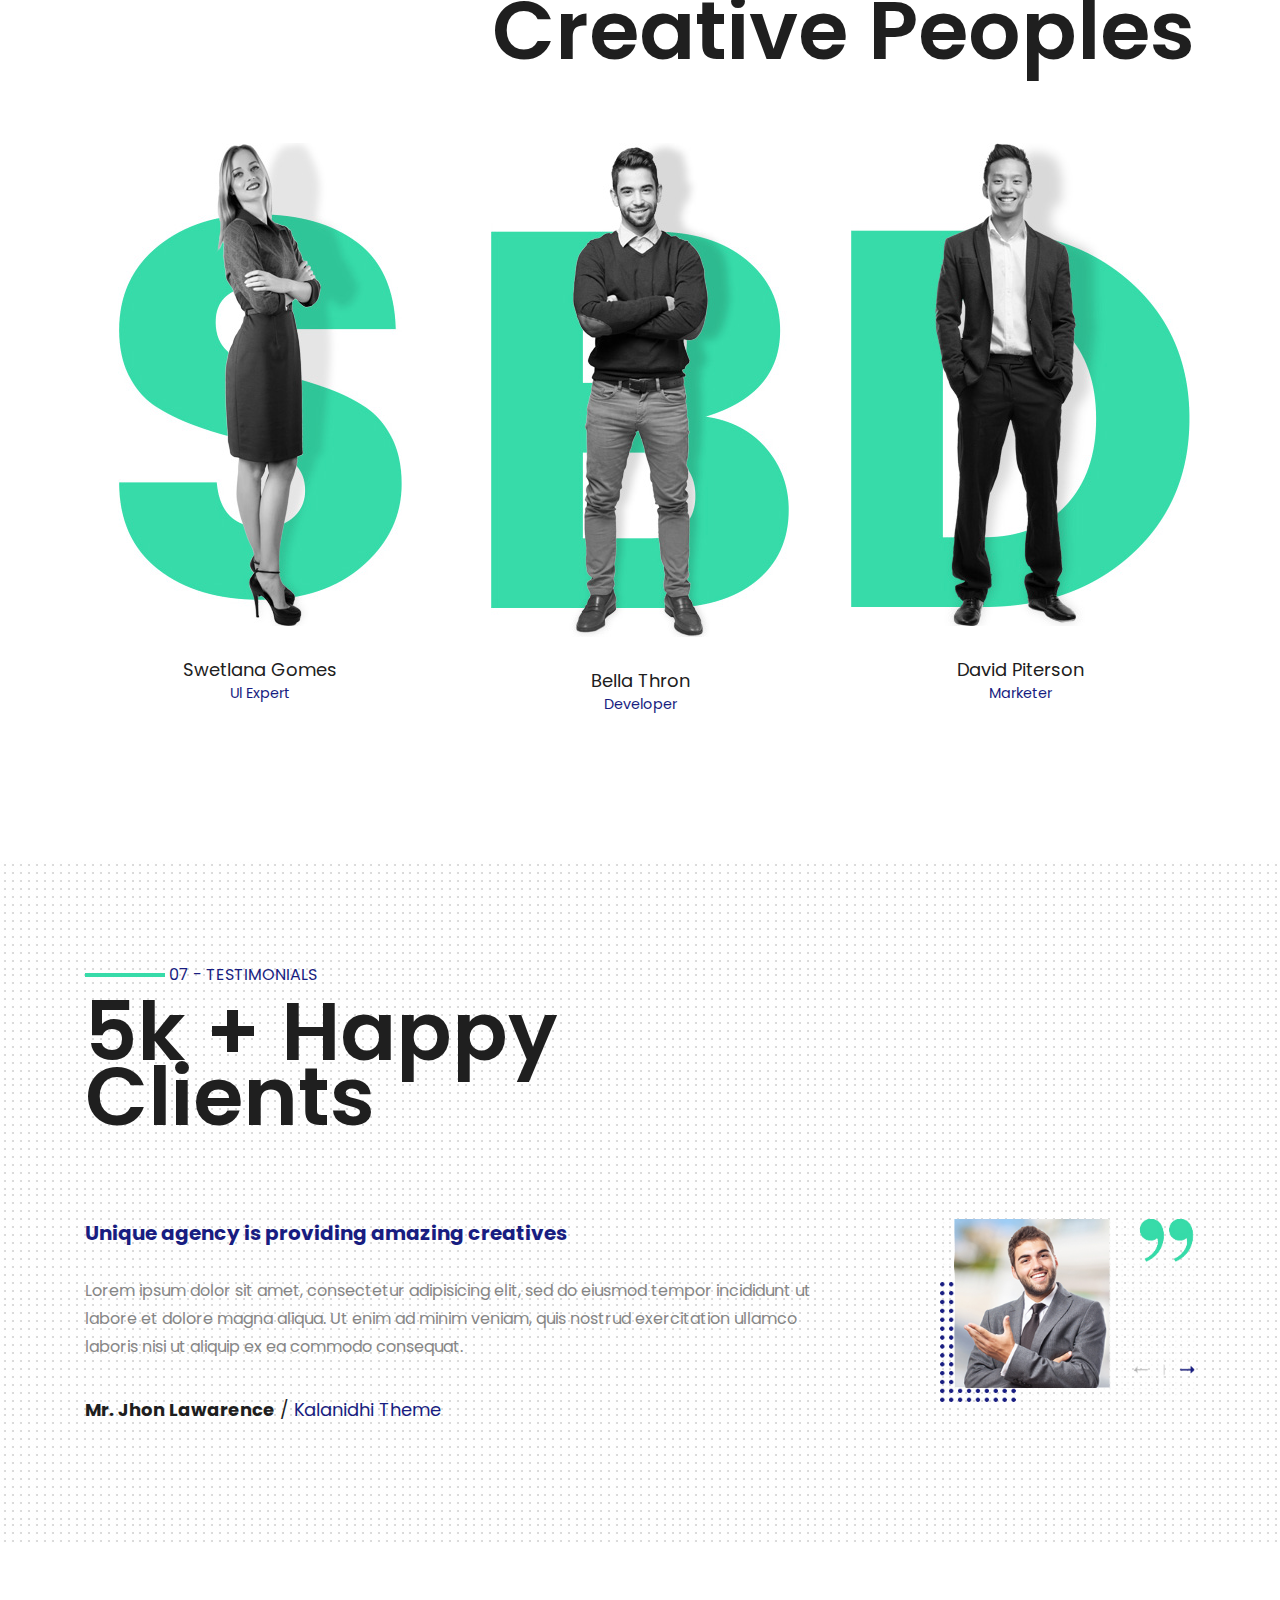
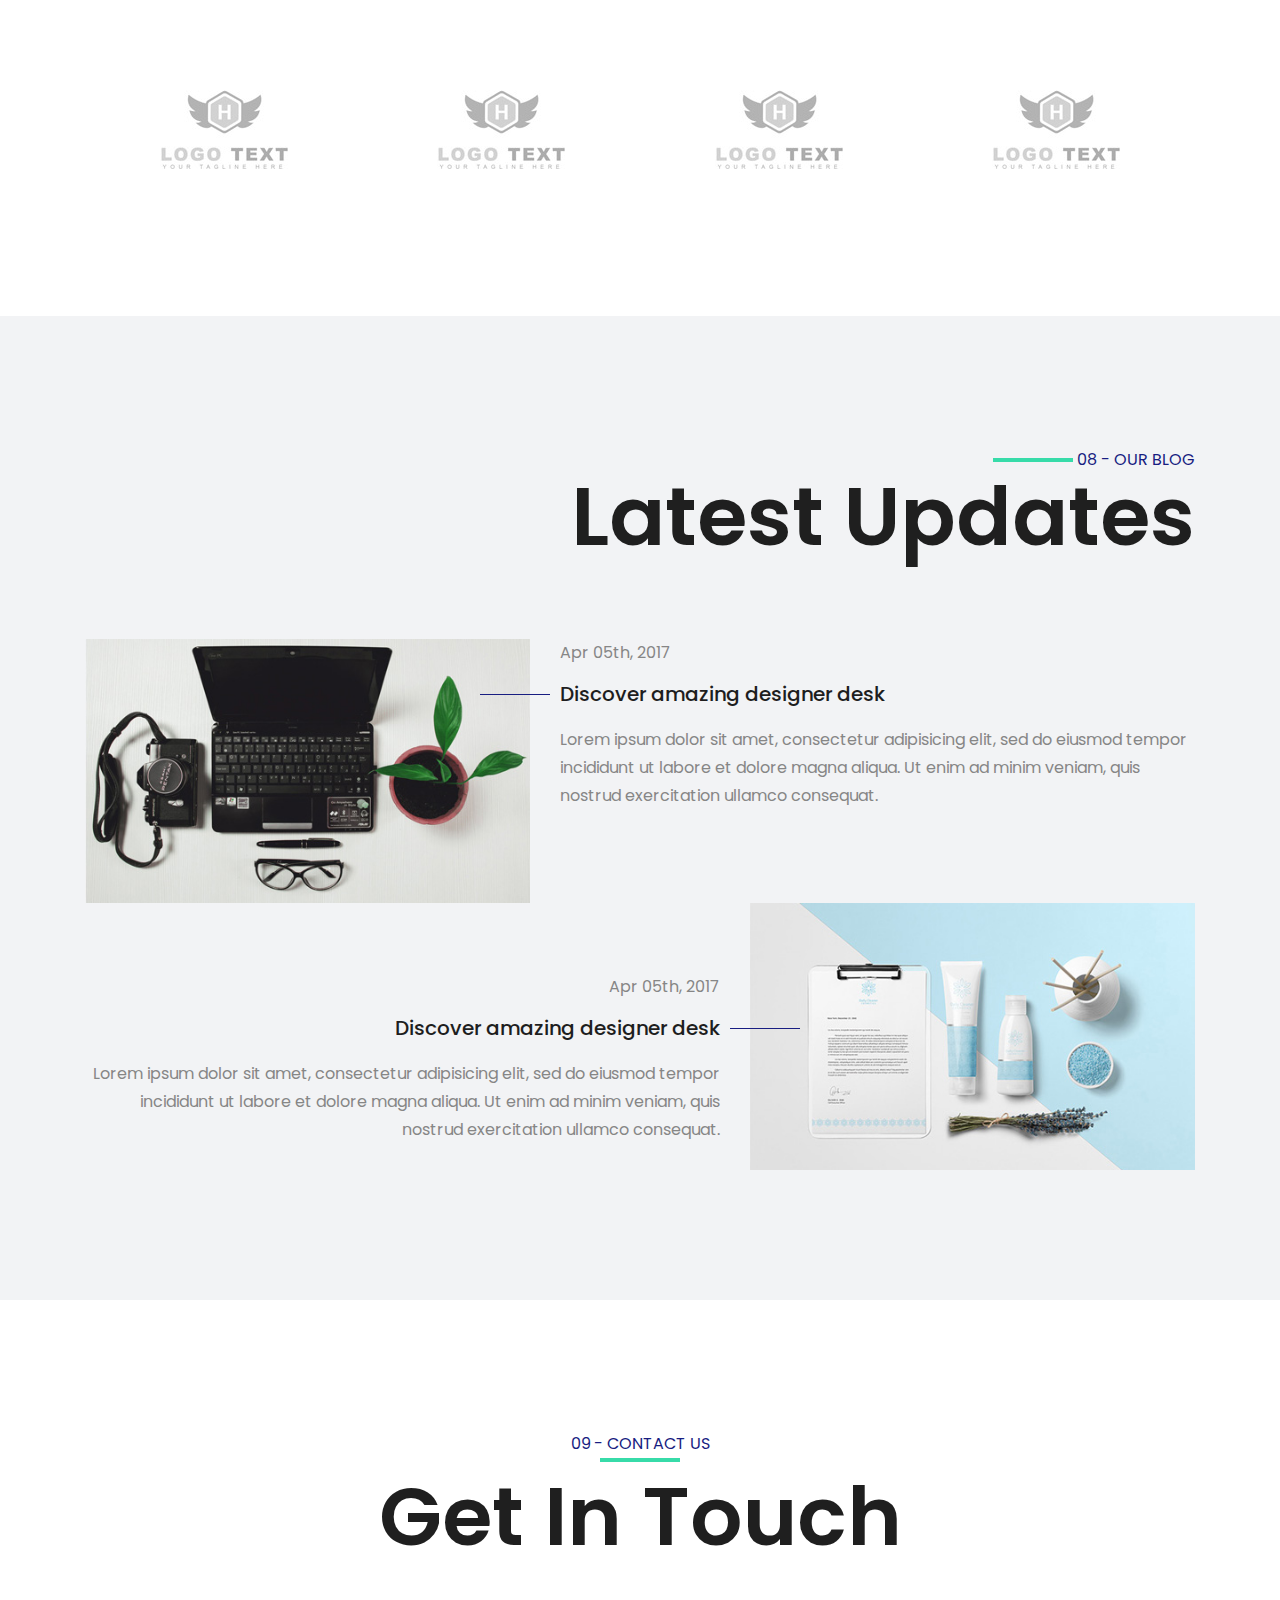
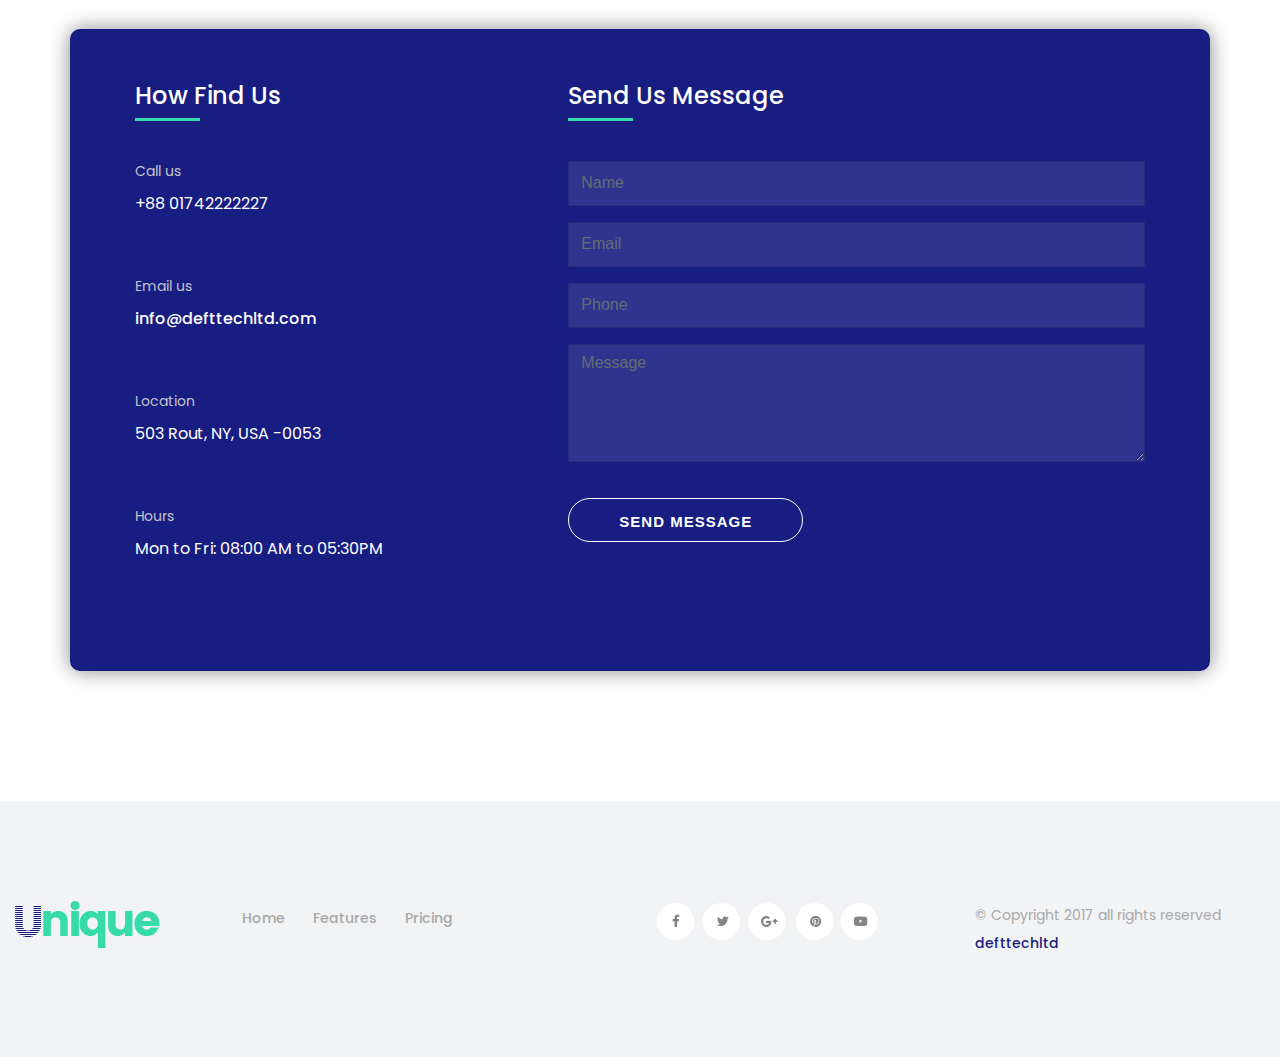
<file: inner.html>
<!DOCTYPE html>
<html lang="en">
  <head>
    <!-- Required meta tags -->
    <meta charset="utf-8">
    <meta name="viewport" content="width=device-width, initial-scale=1, shrink-to-fit=no">
    <title>Defttech</title>
    <!-- google Fonts -->
    <link href="https://fonts.googleapis.com/css?family=Poppins:100,100i,200,200i,300,300i,400,400i,500,500i,600,600i,700,700i,800,800i,900,900i" rel="stylesheet">
    <!-- icofont CSS-->
    <link rel="stylesheet" href="css/icofont.css">
    <!-- Bootstrap CSS -->
    <link rel="stylesheet" href="css/bootstrap.min.css">
    <!-- Style CSS -->
    <link rel="stylesheet" href="css/style.css">
  </head>
  <body>
    <!-- Header -->
    <header class="main-header">
      <div class="container-fluid">

      <!-- Menu -->
        <nav class="navbar navbar-toggleable-md">
          <button class="navbar-toggler navbar-toggler-right" type="button" data-toggle="collapse" data-target="#navbarText" aria-controls="navbarText" aria-expanded="false" aria-label="Toggle navigation">
            <span class="navbar-toggler-icon"></span>
          </button>
          <a class="navbar-brand logo" href="#">Site Name</a>
          <div class="collapse navbar-collapse" id="navbarText">
            <ul class="navbar-nav mr-auto">

              <!--<li class="nav-item active">
                <a class="nav-link" href="#">Home <span class="sr-only">(current)</span></a>
              </li>
              <li class="nav-item">
                <a class="nav-link" href="#">Features</a>
              </li>
              <li class="nav-item">
                <a class="nav-link" href="#">Pricing</a>
              </li> -->
            </ul>
            <span class="navbar-text">
              Menu
            </span>
          </div>
        </nav>
      <!-- /Menu -->

      <!-- banner -->
      <div class="home-banner">
        <img class="img-fluid img-responsive" src="images/banner.jpg" alt="banner">
      </div>
      <!-- /banner -->
      </div>
    </header>
    <!-- /Header -->

    <!-- About Us -->
    <section class="about-us">
      <div class="container">
        <div class="row">
          <div class="col-xs-12 col-md-8 offset-md-2 text-center">
            <!-- Section Heading -->
              <p class="sub-heading space-t-20 space-b-40">WE ARE DEFTTECH</p>
              <p class="small-sub-heading"> Lorem ipsum dolor sit amet, <span class="theme-color">consectetur adipisicing elit, sed do eiusmod
              tempor</span> incididunt ut labore et dolore magna aliqua. Ut enim ad minim veniam,
              quis nostrud exercitation ullamco 
              consequat.</p>
            <!-- /Section Heading -->
          </div>
        </div>

      </div>

<!-- Section Details-->
  <div class="container-fluid">
    <div class="row space-t-80">
      <div class="col-xs-12 col-md-4 text-center">

       <div class="vc_row wpb_row vc_inner vc_row-fluid heli-icon-box2 vc_custom_1465292310685 vc_row-has-fill vc_row-o-content-middle vc_row-flex"><div class="wow fadeInUp wpb_column vc_column_container vc_col-sm-12" style="visibility: visible; animation-name: fadeInUp;"><div class="vc_column-inner "><div class="wpb_wrapper"><div class="vc_icon_element vc_icon_element-outer  vc_icon_element-align-center">
  <div class="vc_icon_element-inner  vc_icon_element-style- " style="background-color:;color:#ffffff;"><span class="vc_icon_element-icon pe-7s-mouse" style="font-size:90px"></span>  </div>
</div><div style="font-size: 16px;color: #ffffff;text-align: center;font-weight: 400;text-transform: none;letter-spacing: 1" class="vc_custom_heading vc_custom_1465287293207">NO CODING REQUIRED</div><div style="font-size: 16px;color: #ffffff;text-align: center;font-weight: 300;text-transform: none;letter-spacing: 1.6" class="vc_custom_heading hide-text vc_custom_1465291690509">It is easier than ever to build your site using Heli’s most intuitive panel, without having to edit the code.</div></div></div></div></div>

      </div>
    </div>
  </div>
<!-- /Section Details-->

    </section>
     <!-- /About Us -->

    <!-- Best Work -->
    <section class="best-work">
      <div class="container">
        <div class="row">
          <div class="col-xs-12 col-md-12">
            <!-- Section Heading -->
              <p class="caption-left theme-color text-uppercase"> 03 - what we did</p>
              <h2 class="section-heading section-heading-left">Best Work</h2>
            <!-- /Section Heading -->
          </div>
        </div>

        <!-- filter Nav -->
          <div class="row space-t-70">
            <div class="col-xs-12 col-md-10 offset-md-1">
              <ul class="nav filter-nav">
                <li class="nav-item"><a href="#" class="nav-link">Brabding </a></li>
                <li class="nav-item"><a href="#" class="nav-link active">Web Design </a></li>
                <li class="nav-item"><a href="#" class="nav-link">Interier Design </a></li>
                <li class="nav-item"><a href="#" class="nav-link">Logo Design </a></li>
              </ul>
            </div>
          </div>
        <!-- /filter Nav -->

        <!-- Work Details -->
          <div class="row work-details">
             <!-- Content -->
              <div class="col-xs-12 col-sm-5 col-md-5">
                  <div class="content-flex">
                    <div class="content-inner text-right">
                    <h3 class="title-sm">Unique Agency</h3>
                    <p class="space-t-20">Lorem ipsum dolor sit amet, consectetur adipisicing elit, sed do eiusmod
              tempor incididunt ut labore et dolore magna aliqua. Ut enim ad minim veniam,
              quis nostrud exercitation ullamco 
              consequat.</p>
                   </div>
                  </div>
              </div>
              <!-- /Content -->

              <!-- Portfolio Img-->
              <div class="col-xs-12 col-sm-7 col-md-7">
                  <img class="img-fluid" src="images/portfolio/1.jpg" alt="images">
              </div>
              <!-- /Portfolio Img-->
          </div>
        <!-- /Work Details -->

        <!-- Work Details -->
          <div class="row work-details">
             
              <!-- Portfolio Img-->
              <div class="col-xs-12 col-sm-7 col-md-7">
                  <img class="img-fluid" src="images/portfolio/1.jpg" alt="images">
              </div>
              <!-- /Portfolio Img-->

             <!-- Content -->
              <div class="col-xs-12 col-sm-5 col-md-5">
                  <div class="content-flex">
                    <div class="content-inner">
                    <h3 class="title-sm2">Unique Agency</h3>
                    <p class="space-t-20">Lorem ipsum dolor sit amet, consectetur adipisicing elit, sed do eiusmod
              tempor incididunt ut labore et dolore magna aliqua. Ut enim ad minim veniam,
              quis nostrud exercitation ullamco 
              consequat.</p>
                   </div>
                  </div>
              </div>
              <!-- /Content -->

          </div>
        <!-- /Work Details -->

         <!-- Work Details -->
          <div class="row work-details">
             <!-- Content -->
              <div class="col-xs-12 col-sm-5 col-md-5">
                  <div class="content-flex">
                    <div class="content-inner text-right">
                    <h3 class="title-sm">Unique Agency</h3>
                    <p class="space-t-20">Lorem ipsum dolor sit amet, consectetur adipisicing elit, sed do eiusmod
              tempor incididunt ut labore et dolore magna aliqua. Ut enim ad minim veniam,
              quis nostrud exercitation ullamco 
              consequat.</p>
                   </div>
                  </div>
              </div>
              <!-- /Content -->

              <!-- Portfolio Img-->
              <div class="col-xs-12 col-sm-7 col-md-7">
                  <img class="img-fluid" src="images/portfolio/1.jpg" alt="images">
              </div>
              <!-- /Portfolio Img-->
          </div>
        <!-- /Work Details -->

        <!-- Button -->
          <div class="row space-t-150">
            <div class="col-xs-12 col-md-12 text-center">
              <a href="#" class="btn btn-defult"><span>See our all amazing work</span></a>
            </div>
          </div>
        <!-- /Button -->
        
      </div>
    </section>
    <!-- /Best Work -->

    <!-- Our Services -->
      <section class="our-services">
        <div class="container">
          <div class="row">
          <div class="col-xs-12 col-md-12 text-right">
            <!-- Section Heading -->
              <p class="caption-left theme-color text-uppercase"> 04 - what we did</p>
              <h2 class="section-heading section-heading-left">Our Services</h2>
            <!-- /Section Heading -->
          </div>
        </div>

        <!-- Section Details -->
          <div class="row space-t-140">
            <div class="col-xs-12 col-sm-12 col-md-10 offset-md-2">
          <div class="row">
            <!-- Icon Box -->
            <div class="col-xs-12 col-sm-3 col-md-3 services-icon-box bg-green">
              <i class="icofont icofont-file-eps"></i>
              <p>Brding Design</p>
            </div>
            <!-- Icon Box -->

            <!-- Icon Box -->
            <div class="col-xs-12 col-sm-3 col-md-3 services-icon-box bg-blue">
              <i class="icofont icofont-file-eps"></i>
              <p>Website Solution</p>
            </div>
            <!-- Icon Box -->

            <!-- Icon Box -->
            <div class="col-xs-12 col-sm-3 col-md-3 services-icon-box bg-green">
              <i class="icofont icofont-file-eps"></i>
              <p>Digital Marketing</p>
            </div>
            <!-- Icon Box -->

            <!-- Icon Box -->
            <div class="col-xs-12 col-sm-3 col-md-3 services-icon-box bg-blue">
              <i class="icofont icofont-file-eps"></i>
              <p>Software Development</p>
            </div>
            <!-- Icon Box -->

          </div>
          </div>
          </div>

        <!-- /Section Details -->
        </div>
      </section>
    <!-- /Our Services -->

    <!-- Hire -->
      <section class="hire-project">
        <div class="container">
          <div class="row">
          <div class="col-xs-12 col-sm-7 col-md-7">
            <!-- Section Heading -->
              <p class="caption-left theme-color text-uppercase"> 05 - Get in Touch</p>
              <h2 class="section-heading section-heading-left">Hire us for your projects</h2>
              <p class="space-t-b-55">Lorem ipsum dolor sit amet, consectetur adipisicing elit, sed do eiusmod
              tempor incididunt ut labore et dolore magna aliqua.</p>
            <!-- /Section Heading -->

            <!-- Button -->
            <a href="#" class="btn btn-secondary">Contact Us</a>
            <a href="#" class="btn btn-secondary btn-border btn-oc">Online Chat</a>
            <!-- /Button -->

            <!-- Phone Number -->
            <div class="phone-number">+88 01742222227</div>
            <!-- /Phone Number -->
          </div>
          <!-- Image -->
          <div class="col-xs-12 col-sm-5 col-md-5">
            <img class="img-fluid" src="images/girl.jpg" alt="image">
          </div>
          <!-- /Image -->
        </div>
        </div>
      </section>
    <!-- /Hire -->

    <!-- Countdown -->
      <div class="countdown">
        <div class="container">
          <div class="row">
            <!-- Video -->
            <div class="col-xs-12 col-sm-6 col-md-6">
              <img class="img-fluid" src="images/video.jpg" alt="">
            </div>
            <!-- /Video -->

             
            <div class="col-xs-12 col-sm-6 col-md-5 offset-md-1">
                <div class="row">
                  <div class="col-xs-12 col-sm-6 col-md-6 border-right border-bottom text-center">
                  <!-- Countdown Items -->
                    <div class="countdown-item space-b-60">
                      <i class="icofont icofont-building-alt"></i>
                      <h3>134</h3>
                      <p>Projects Completed</p>
                    </div>
                  <!-- /Countdown Items -->
                  </div>
                  <div class="col-xs-12 col-sm-6 col-md-6 border-bottom text-center">
                  <!-- Countdown Items -->
                    <div class="countdown-item space-b-60">
                      <i class="icofont icofont-emo-simple-smile"></i>
                      <h3>725</h3>
                      <p>Happy Clients</p>
                    </div>
                  <!-- /Countdown Items -->
                  </div>
                  <div class="col-xs-12 col-sm-6 col-md-6 border-right text-center">
                  <!-- Countdown Items -->
                    <div class="countdown-item space-t-60">
                      <i class="icofont icofont-users-alt-1"></i>
                      <h3>200</h3>
                      <p>Professionals</p>
                    </div>
                  <!-- /Countdown Items -->
                  </div>
                  <div class="col-xs-12 col-sm-6 col-md-6 text-center">
                  <!-- Countdown Items -->
                    <div class="countdown-item space-t-60">
                      <i class="icofont icofont-award"></i>
                      <h3>436</h3>
                      <p>Award Winer</p>
                    </div>
                  <!-- /Countdown Items -->
                  </div>
                </div>
            </div>
          </div>
        </div>
      </div>
    <!-- /Countdown -->

    <!-- Our Team -->
      <section class="our-team">
        <div class="container">
          <div class="row">
          <div class="col-xs-12 col-md-12 text-right">
            <!-- Section Heading -->
              <p class="caption-left theme-color text-uppercase"> 06 - Our Team</p>
              <h2 class="section-heading section-heading-left">Creative Peoples</h2>
            <!-- /Section Heading -->
          </div>
        </div>

          <div class="row space-t-80">
            <!-- Team Details-->
            <div class="col-xs-12 col-sm-4 col-md-4 text-center">
              <figure><img class="img-fluid" src="images/team/1.jpg"></figure>
              <div class="name">
                Swetlana Gomes
                <small class="theme-color">Ul Expert</small>
              </div>
            </div>
          <!-- /Team Details -->

          <!-- Team Details-->
            <div class="col-xs-12 col-sm-4 col-md-4 text-center">
              <figure><img class="img-fluid" src="images/team/2.jpg"></figure>
              <div class="name">
               Bella Thron
                <small class="theme-color">Developer</small>
              </div>
            </div>
          <!-- /Team Details -->

          <!-- Team Details-->
            <div class="col-xs-12 col-sm-4 col-md-4 text-center">
              <figure><img class="img-fluid" src="images/team/3.jpg"></figure>
              <div class="name">
                David Piterson
                <small class="theme-color">Marketer</small>
              </div>
            </div>
          <!-- /Team Details -->
          </div>

        </div>
      </section>
    <!-- /Our Team -->

    <!-- Testimonials -->
    <section class="testimonials">
      <div class="container">
          <div class="row">
          <div class="col-xs-12 col-sm-7 col-md-7">
            <!-- Section Heading -->
              <p class="caption-left theme-color text-uppercase"> 07 - Testimonials</p>
              <h2 class="section-heading section-heading-left">5k + Happy Clients</h2>
            <!-- /Section Heading -->
          </div>
        </div>

      <!-- Testimonials Items-->
        <div class="row space-t-90">
          <div class="col-xs-12 col-sm-8 col-md-8 testimonial-item">
            <h4 class="theme-color">Unique agency is providing amazing creatives</h4>
            <p>Lorem ipsum dolor sit amet, consectetur adipisicing elit, sed do eiusmod
            tempor incididunt ut labore et dolore magna aliqua. Ut enim ad minim veniam,
            quis nostrud exercitation ullamco laboris nisi ut aliquip ex ea commodo
            consequat.</p>
            <div class="clients-name">
             <strong>Mr. Jhon Lawarence</strong> / <span class="theme-color">Kalanidhi Theme</span>
            </div>
          </div>
          <div class="col-xs-12 col-sm-4 col-md-3 offset-md-1">
            <img class="img-fluid" src="images/testimonials.png" alt="images">
          </div>
        </div>
      <!-- /Testimonials Items-->
        </div>
    </section>
    <!-- /Testimonials -->

    <!-- Clients -->
    <section class="clients">
      <div class="container">
        <div class="row">
          <div class="col-md-12">
            <ul class="nav nav-fill w-100 align-items-start">
              <li class="nav-item">
                <a class="nav-link" href="#" target="_blank"><img class="img-fluid" src="images/clients/1.jpg" alt=""></a>
              </li>
              <li class="nav-item">
                <a class="nav-link" href="#" target="_blank"><img class="img-fluid" src="images/clients/1.jpg" alt=""></a>
              </li>
              <li class="nav-item">
                <a class="nav-link" href="#" target="_blank"><img class="img-fluid" src="images/clients/1.jpg" alt=""></a>
              </li>
              <li class="nav-item">
                <a class="nav-link" href="#" target="_blank"><img class="img-fluid" src="images/clients/1.jpg" alt=""></a>
              </li>
            </ul>
          </div>
        </div>
      </div>
    </section>
    <!-- /Clients -->


    <!-- Our Blog -->
      <section class="our-blog">
         <div class="container">
          <div class="row">
          <div class="col-xs-12 col-md-12 text-right">
            <!-- Section Heading -->
              <p class="caption-left theme-color text-uppercase"> 08 - Our Blog</p>
              <h2 class="section-heading section-heading-left">Latest Updates</h2>
            <!-- /Section Heading -->
          </div>
         </div>

          <!-- Blog Details -->
          <div class="row space-t-90">         
            <!-- Blog Img-->
              <div class="col-xs-12 col-sm-5 col-md-5">
                  <img class="img-fluid" src="images/blog/1.jpg" alt="images">
              </div>
             <!-- /Blog Img-->

             <!-- Content -->
              <div class="col-xs-12 col-sm-7 col-md-7">
                  <div class="blog-content">
                    <p class="post-meta">Apr 05th, 2017</p>
                    <h3 class="post-title">Discover amazing designer desk</h3>
                    <p class="post-content">Lorem ipsum dolor sit amet, consectetur adipisicing elit, sed do eiusmod
              tempor incididunt ut labore et dolore magna aliqua. Ut enim ad minim veniam,
              quis nostrud exercitation ullamco 
              consequat.</p>
                  </div>

              </div>
              <!-- /Content -->  

               <!-- Content -->
              <div class="col-xs-12 col-sm-7 col-md-7">
                  <div class="blog-content blog-content2 text-right">
                    <p class="post-meta">Apr 05th, 2017</p>
                    <h3 class="post-title2">Discover amazing designer desk</h3>
                    <p class="post-content">Lorem ipsum dolor sit amet, consectetur adipisicing elit, sed do eiusmod
              tempor incididunt ut labore et dolore magna aliqua. Ut enim ad minim veniam,
              quis nostrud exercitation ullamco 
              consequat.</p>
                  </div>                  
              </div>
              <!-- /Content -->

              <!-- Blog Img-->
              <div class="col-xs-12 col-sm-5 col-md-5">
                  <img class="img-fluid" src="images/blog/2.jpg" alt="images">
              </div>
             <!-- /Blog Img-->

                        
          </div>         
        <!-- /Blog Details -->
        </div>
      </section>
    <!-- /Our Blog -->

    <!-- Contact Us -->
    <section class="contact-us">
      <div class="container">
        <div class="row">
          <div class="col-xs-12 col-md-12 text-center">
            <!-- Section Heading -->
              <p class="caption-center theme-color text-uppercase"> 09 - Contact Us</p>
              <h2 class="section-heading section-heading-left">Get in touch</h2>
            <!-- /Section Heading -->
          </div>
        </div>
        <div class="row contact-details space-t-80">
            <div class="col-xs-12 col-sm-4 col-md-4">
              <!-- Address -->
                <h3 class="con-title">How Find Us</h3>
                <ul class="con-info">
                  <li><span>Call us</span> +88 01742222227</li>
                  <li><span>Email us</span><a href="mailto:info@defttechltd.com">info@defttechltd.com</a></li>
                  <li><span>Location</span> 503 Rout, NY, USA -0053</li>
                  <li><span>Hours</span> Mon to Fri: 08:00 AM to 05:30PM</li>
                </ul>
              <!-- /Address -->
            </div>
            <div class="col-xs-12 col-sm-8 col-md-7 offset-md-1">
               <h3 class="con-title">Send Us Message</h3>
               <!-- Form -->
                <form class="contact-form">
                   <div class="form-group">
                    <input type="email" class="form-control" id="exampleInputEmail1" aria-describedby="emailHelp" placeholder="Name">
                  </div>
                  <div class="form-group">
                    <input type="email" class="form-control" id="exampleInputEmail1" aria-describedby="emailHelp" placeholder="Email">
                  </div>
                  <div class="form-group">
                    <input type="email" class="form-control" id="exampleInputEmail1" aria-describedby="emailHelp" placeholder="Phone">
                  </div>
                  <div class="form-group">
                    <textarea id="exampleTextarea" class="form-control" rows="5" placeholder="Message"></textarea>
                  </div>

                  <div class="form-group">
                    <button type="submit" class="btn btn-secondary btn-border btn-submit">Send Message</button>
                  </div>

                </form>
               <!-- /Form -->
            </div>
        </div>
      </div>
    </section>
    <!-- /Contact Us -->

    <!-- Footer -->
      <footer class="footer">
        <div class="container-fluid">
          <div class="row">
            <div class="col-xs-12 col-sm-2 col-md-2">
              <a href="#"><img class="img-fluid" src="images/footer-logo.jpg" alt=""></a>
            </div>
            <div class="col-xs-12 col-sm-4 col-md-4">
              <ul class="nav footer-nav">
                <li class="nav-item active">
                  <a class="nav-link" href="#">Home</a>
                </li>
                <li class="nav-item">
                  <a class="nav-link" href="#">Features</a>
                </li>
                <li class="nav-item">
                  <a class="nav-link" href="#">Pricing</a>
                </li>
            </ul>
            </div>
             <div class="col-xs-12 col-sm-3 col-md-3">
              <a href="#"><img class="img-fluid" src="images/social-icon.jpg" alt=""></a>
            </div>
            <div class="col-xs-12 col-sm-3 col-md-3">
              <p class="copyright">© Copyright 2017 all rights reserved  <a href="#">defttechltd</a></p>
            </div>
          </div>
        </div>
      </footer>
    <!-- /Footer -->

    <!-- jQuery first, then Tether, then Bootstrap JS. -->
    <script src="https://code.jquery.com/jquery-3.1.1.slim.min.js"></script>
    <script src="js/bootstrap.min.js"></script>
  </body>
</html>
</file>
<file: css/style.css>
======== Global css ========*/

* {
	margin:0;
	padding: 0;
}
body {
	font-family: 'Poppins', sans-serif;
	color: #1e1e1e;
	font-size: 14px;
	font-weight: 400;
	overflow-x: hidden;
	position: relative;
}
 h1,h2,h3,h4,h5,h6,p,ul { 
	margin: 0;
	padding: 0;
}
h1,h2,h3,h4,h5,h6 {
	font-family: 'Poppins', sans-serif;
	color: #1e1e1e;
	font-weight: 600;
}
h1 {
	font-size: 80px;
	line-height: 85px;
	font-weight: 800;
}
h2 {
	font-size: 59px;
	line-height: 65px;
	font-weight: 800;
}
h3 {
	font-size: 24px;
	line-height: 34px;
	font-weight: 700;
}
h4 {
	font-size: 20px;
	line-height: 28px;
	font-weight: 700;
}
h5 {
	font-size: 16px;
	line-height: 30px;
}
h6 {
	font-size: 13px;
}
p {
	font-weight: 400;
	line-height: 28px;
	font-size: 16px;
	color: #868686;
}
a {
	text-decoration: none;
	display: inline-block;
	font-weight: 500;
	color: #fff;
	-webkit-transition: all .3s ease-out;
	   -moz-transition: all .3s ease-out;
	    -ms-transition: all .3s ease-out;
	     -o-transition: all .3s ease-out;
	        transition: all .3s ease-out;
}
a:hover,a:active,a:visited,a:focus {
	text-decoration: none;
	outline: none;
	color: #fff;
}
button {
	border: none;
	outline: none;
	box-shadow: none;
	display: block; 
	padding: 0;
}
ul {
	list-style-type: none;
}

.space-t-20 {
	margin-top: 20px;
}

.space-b-40 {
	margin-bottom: 40px;
}

.space-t-b-55 {
	margin: 55px 0;
}

.space-t-60 {
	margin-top: 60px;
}

.space-b-60 {
	margin-bottom: 60px;
}

.space-t-70 {
	margin-top: 70px;
}

.space-b-70 {
	margin-bottom: 70px;
}

.space-t-80 {
	margin-top: 80px;
}

.space-b-80 {
	margin-bottom: 80px;
}

.space-t-90 {
	margin-top: 90px;
}

.space-t-140 {
	margin-top: 140px;
}


.space-t-150 {
	margin-top: 150px;
}


.section-heading {
	color: #1f1f1f;
	text-transform: capitalize;
	font-size: 115px;
	font-weight: 600;
}

.section-heading-left {
	font-size: 82px;
}

.caption-left {
	margin-bottom: 10px;
}

.caption-left:before{
	content: "";
	width: 80px;
	height: 4px;
	background: #37dba9;
	display: inline-block;
	vertical-align: middle;
}

.caption-center {
	margin-bottom: 22px;
}

.caption-center:after{
	content: "";
	width: 80px;
	height: 4px;
	background: #37dba9;
	margin: 0 auto;
	display: block;
}

.sub-heading {
	color: #1f1f1f;
	font-size: 30px;
	font-weight: 600;
}

.theme-color {
	color: #181d81;
}

.small-sub-heading {
	font-size: 20px;
}

.title-sm, .title-sm2 {
	font-size: 45px;
	position: relative;
}

.title-sm:after {
	content: url(../images/line.png);
	position: absolute;
	right: -155px;
	z-index: 1000;
}

.title-sm2:before {
	content: url(../images/line2.png);
	left: -155px;
	position: absolute;
	z-index: 1000;
}


.btn-defult {
	background:url(../images/btn-dotted.png) no-repeat right bottom;
	font-size: 30px;
	color: #1d1d1d!important;
	font-weight: 600;
	text-transform: none;
	-webkit-border-radius: 0;
	        border-radius: 0;	        
}

.btn-defult > span{
	background: #fff;
	display: block;
	padding: 52px 60px;
	margin: 0 10px 18px 0;        
}

.btn-defult > span:hover, .btn-defult > span:focus {
	color: #fff;
	background: #181d81;        
}

.btn-secondary {
	background: #37dba9;
	color: #201e21;
	font-size: 15px;
	padding: 14px 50px 10px 50px;
	border: 1px solid #37dba9;
	-webkit-border-radius: 50px;
	        border-radius: 50px;
}

.btn-secondary:hover {
	border-color:#353990; 
	color: #fff;
	background:#353990; 
}

.btn-border {
	background: #fff;
	border-color:#353990; 
	color: #353990!important;
}


.btn-border:hover {
	border-color:#37dba9; 
	color: #201e21!important;
	background: #37dba9;
}

/*======== Start Header CSS ========*/

.main-header {
	background-color: #181d81;
	color: white;
}

.logo {
	color: #37dba9!important;
	font-size: 36px;
}

/*========= End Header CSS =========*/

/*======== Start About Us CSS ========*/
.about-us{
	padding: 82px 0 165px 0;
}

.icons-box h4{
	text-transform: capitalize;
	color: #1f1f1f;
	font-size: 22px;
	font-weight: 500;
	margin: 35px 0 20px 0;

}
/*========== End About Us CSS ==========*/

/*========== Start Best Work CSS ==========*/
.best-work {
	background: #f2f3f5;
	padding: 140px  0;
}

.filter-nav li a{
	color: #b3b3b3;
	text-transform: capitalize;
}

.filter-nav li a:hover, .filter-nav li a.active{
	background: #181d81;
	-webkit-border-radius: 50px;
	border-radius: 50px;
	color: #fff;
}

.work-details {
	margin-top: 70px;
}

.content-flex {
	display: table;
	height: 395px;
	width: 100%;
}

.content-inner {
	display: table-cell;
	vertical-align: middle;
}
/*========== End Best Work CSS ==========*/

/*========== Start Our Services CSS ==========*/
.our-services {
	padding: 140px 0 115px 0;
	background:#fff url(../images/bg/bg1.jpg) no-repeat left bottom; 
/*	-webkit-background-size: cover;
	   -moz-background-size: cover;
	     -o-background-size: cover;
	        background-size: cover;*/
}

.bg-green {
	background: #37dba9;
	
}

.services-icon-box {
	height: 340px;
	padding: 40px 25px;
	color: #fff;
}


.services-icon-box i{
	font-size: 50px;
}

.services-icon-box p{
	position: absolute;
	color: #fff;
	bottom: 30px;
	font-size: 30px;
	font-weight: 600;
}

.bg-blue {
	background: #181d81;
	margin-top: 100px;

}

/*========== End Our Services CSS ==========*/


/*============== Start Hire CSS =============*/
.hire-project {
	padding-top: 145px;
}

.btn-oc {
	margin-left: 30px;
}

.phone-number {
	font-size: 25px;
	color: #858585;
	font-weight: 600;
	margin-top: 52px;
}

/*========== End Hire CSS ==========*/


/*============== Start countdown CSS =============*/
.countdown{
	padding: 165px 0;
	background:#fff url(../images/bg/bg2.jpg) no-repeat top center; 
	-webkit-background-size: cover;
	-moz-background-size: cover;
	-o-background-size: cover;
	background-size: cover;
}

.countdown-item {
	color: #fff;
}

.countdown-item i{
	font-size: 40px;
}

.countdown-item h3{
	font-size: 40px;
	color: #fff;
	font-weight: 400;
	margin: 30px 0 8px 0;
}

.countdown-item p{
	color: #fff;
}

.border-right {
	border-right: 1px solid #535585;
}

.border-bottom {
	border-bottom: 1px solid #535585;
}


/*============== End countdown CSS =============*/

/*============== Start Our Team CSS =============*/
.our-team {
	padding: 145px 0;
}

.name {
	color: #202020;
	font-size: 18px;
	margin-top: 30px;
}

.name small{
	display: block;
}

/*============== End Our Team CSS =============*/


/*============== Start Testimonials CSS =============*/
.testimonials {
	background: url(../images/bg/pattrent.jpg);
	padding: 100px 0 120px 0;
}

.testimonial-item h4{
	margin-bottom: 30px; 
}

.clients-name {
	font-size: 18px;
	margin-top: 35px;
}

/*============== End Testimonials CSS =============*/


/*============== Start clients CSS =============*/

.clients {
	padding:140px 0;
}

/*============== End clients CSS =============*/


/*============== Start Our Blog CSS =============*/

.our-blog {
	padding:130px 0;
	background: #f2f3f5;
}

.post-title, .post-title2 {
	font-size: 20px;
	font-weight: 500;
	margin: 10px 0 15px 0;
	position: relative;
}

.post-title:before {
	background: #181d81;
    content: "";
    height: 1px;
    left: -80px;
    position: absolute;
    top: 17px;
    vertical-align: middle;
    width: 70px;
    z-index: 1000;
}

.blog-content2 {
	margin-top: 70px;
}

.blog-content2 .post-title2:after{
	background: #181d81;
    content: "";
    height: 1px;
    right: -80px;
    position: absolute;
    top: 17px;
    vertical-align: middle;
    width: 70px;
    z-index: 1000;
}

/*============== End Our Blog CSS =============*/

/*============== Start Contact Us CSS =============*/

.contact-us {
	padding: 130px 0;
}

.contact-details {
	   -moz-box-shadow: 0 0 20px #888;
	-webkit-box-shadow: 0 0 20px #888;
	        box-shadow: 0 0 20px #888;
	background: #181d81;
	-webkit-border-radius: 10px;	
	        border-radius: 10px;
	        padding: 50px;	
}

.con-title {
	font-size: 24px;
	color: #fff;
	font-weight: 500;
	margin-bottom: 40px;
}

.con-title:after {
	content: "";
	width: 65px;
	height: 3px;
	display: block;
	background: #35dba9;
	margin-top: 5px;
}

.con-info li {
	color: #fff;
	font-size: 16px;
	margin-bottom: 60px;
}

.con-info li span{
	display: block;
	color: #c3c4c9;
	margin-bottom: 10px;
	font-size: 14px;
}

.contact-form .form-control {
	background: #30348f;
	-webkit-border-radius: 0;
	        border-radius: 0;
	        color:#c3c4c9;
	        min-height: 45px; 
}

.btn-submit {
	border-color: #fff;
	cursor: pointer;
	letter-spacing: 1px;
	font-weight: 600;
	background: #181d81;
	color: #fff!important;
	text-transform: uppercase;
	margin-top: 20px; 
}

.btn-submit:hover {
	color: #fff!important;
}


/*============== End Contact Us CSS =============*/

/*============== Start Footer CSS =============*/
.footer {
	background: #f2f3f5;
	padding: 100px 0;
}
.footer-nav li a{
	color: #a8a8a8;
	font-size: 14px;
}

.copyright {
	color: #a8a8a8;
	font-size: 14px;
}

.copyright a{
	color: #181d81;
}
/*============== End Footer CSS =============*/


/*============== Start Inner Page CSS =============*/

/*icon box lg*/

.image-bg {
    background-image: url("http://heli-4437.kxcdn.com/wp-content/uploads/2016/05/newhome_2.jpg?id=3009");
    background-position: center center;
    background-repeat: no-repeat;
    background-size: cover;
    margin-bottom: 30px;
    margin-left: 15px;
    margin-right: 15px;
    padding-bottom: 10px;
    padding-top: 10px;
}

.icon-box-lg{
	height: 100%;
	min-height: 400px;
	position: relative;
}

.icon-box-lg .hide-text {
    max-height: 0;
    overflow: hidden;
    transition: max-height 0.8s ease 0s;
}

.icon-box-lg::before {
    background: #222 none repeat scroll 0 0;
    content: "";
    display: block;
    height: 100%;
    left: 0;
    position: absolute;
    top: 0;
    width: 100%;
}
.icon-box-lg:hover::before {
    background: rgba(0, 0, 0, 0.85) none repeat scroll 0 0;
}
.icon-box-lg:hover .hide-text {
    max-height: 200px;
}
.icon-box-lg:hover .lg-icon {
    font-size: 70px;
}


.heli-icon-box2 {
    height: 100%;
    min-height: 400px;
    position: relative;
}
.heli-icon-box2 .hide-text {
    max-height: 0;
    overflow: hidden;
    transition: max-height 0.8s ease 0s;
}
.heli-icon-box2::before {
    background: #222 none repeat scroll 0 0;
    content: "";
    display: block;
    height: 100%;
    left: 0;
    position: absolute;
    top: 0;
    width: 100%;
}
.heli-icon-box2:hover::before {
    background: rgba(0, 0, 0, 0.85) none repeat scroll 0 0;
}
.heli-icon-box2:hover .hide-text {
    max-height: 200px;
}
.heli-icon-box2:hover .vc_icon_element-icon {
    font-size: 70px;
}

/*============== End Inner Page CSS =============
</file>
